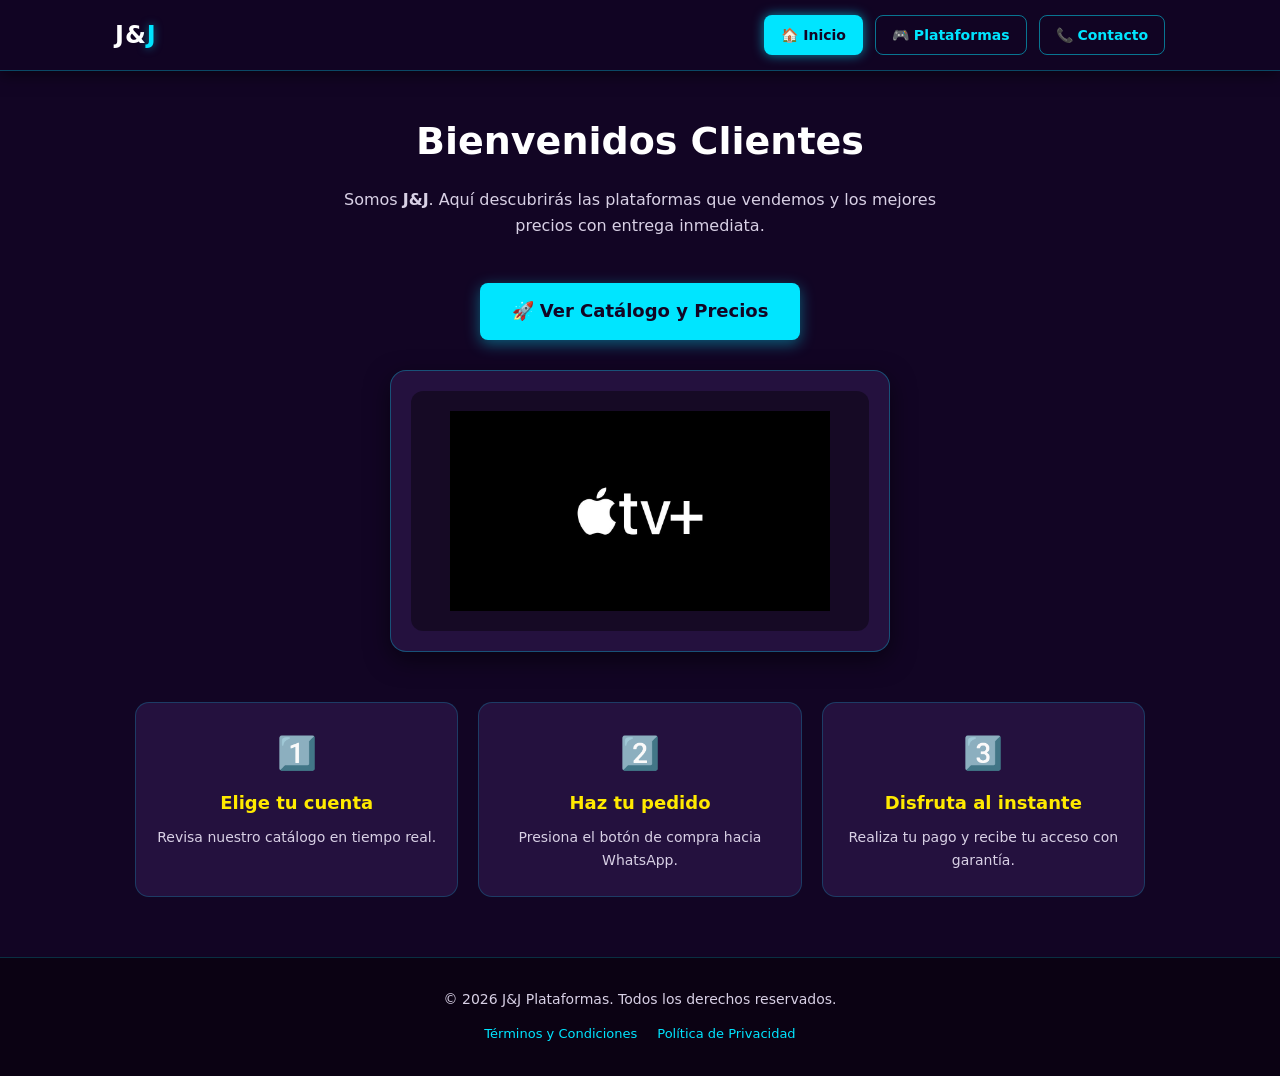
<file: 1 proyecto/index.html>
<!DOCTYPE html>
<html lang="es">
<head>
    <meta charset="UTF-8">
    <meta name="viewport" content="width=device-width, initial-scale=1.0, maximum-scale=5.0">
    <meta name="description" content="J&J - Venta de cuentas de plataformas de streaming con entrega inmediata, garantía y los mejores precios.">
    <title>J&J - Inicio</title>
    <!-- Subimos a v=6 para forzar al celular a cargar el nuevo diseño responsivo -->
    <link rel="stylesheet" href="estilos.css?v=6">
    <style>
        /* Ajuste responsivo exclusivo para que Inicio luzca como PC en celular */
        @media (max-width: 768px) {
            .hero h1 {
                font-size: 24px;
                margin-bottom: 10px;
            }
            .btn-cta {
                width: 100%;
                max-width: 320px;
                padding: 12px 20px;
                font-size: 15px;
            }
            .tarjeta-inicio {
                margin: 20px auto;
                padding: 12px;
            }
            /* Mantiene los 3 pasos alineados en una sola fila horizontal como en PC */
            .contenedor-pasos {
                grid-template-columns: repeat(3, 1fr) !important;
                gap: 8px !important;
                margin-top: 25px !important;
            }
            .paso {
                padding: 12px 6px !important;
                border-radius: 10px !important;
            }
            .icono-paso {
                font-size: 22px !important;
                margin-bottom: 6px !important;
            }
            .paso h4 {
                font-size: 12.5px !important;
                margin-bottom: 4px !important;
            }
            .paso p {
                font-size: 11px !important;
                line-height: 1.3 !important;
            }
        }
    </style>
</head>
<body>
    <header>
        <nav aria-label="Navegación principal">
            <a href="index.html" class="logo-marca">J&<span>J</span></a>
            <ul>
                <li><a href="index.html" class="activo">🏠 Inicio</a></li>
                <li><a href="plataformas.html">🎮 Plataformas</a></li>
                <li><a href="contacto.html">📞 Contacto</a></li>
            </ul>
        </nav>
    </header>

    <main>
        <!-- Sección Hero -->
        <section class="hero">
            <h1>Bienvenidos Clientes</h1>
            <p class="subtitulo">Somos <strong>J&J</strong>. Aquí descubrirás las plataformas que vendemos y los mejores precios con entrega inmediata.</p>
            <a href="plataformas.html" class="btn-cta">🚀 Ver Catálogo y Precios</a>
        </section>

        <!-- Sección del Carrusel -->
        <section class="tarjeta-inicio">
            <div class="carrusel" aria-label="Carrusel de plataformas disponibles">
                <img src="appletv.jpg" class="slider-img activa" alt="Apple TV+" decoding="async">
                <img src="crunchyroll.jpg" class="slider-img" alt="Crunchyroll" loading="lazy" decoding="async">
                <img src="disney.jpg" class="slider-img" alt="Disney+" loading="lazy" decoding="async">
                <img src="max.jpg" class="slider-img" alt="Max" loading="lazy" decoding="async"> 
                <img src="netflix.jpg" class="slider-img" alt="Netflix" loading="lazy" decoding="async">
                <img src="paramount.jpg" class="slider-img" alt="Paramount+" loading="lazy" decoding="async">
                <img src="prime.jpg" class="slider-img" alt="Prime Video" loading="lazy" decoding="async">
                <img src="spotify.jpg" class="slider-img" alt="Spotify" loading="lazy" decoding="async">
            </div>
        </section>

        <!-- Sección de Pasos de Compra -->
        <section class="pasos-compra">
            <div class="contenedor-pasos">
                <div class="paso">
                    <span class="icono-paso" aria-hidden="true">1️⃣</span>
                    <h4>Elige tu cuenta</h4>
                    <p>Revisa nuestro catálogo en tiempo real.</p>
                </div>
                <div class="paso">
                    <span class="icono-paso" aria-hidden="true">2️⃣</span>
                    <h4>Haz tu pedido</h4>
                    <p>Presiona el botón de compra hacia WhatsApp.</p>
                </div>
                <div class="paso">
                    <span class="icono-paso" aria-hidden="true">3️⃣</span>
                    <h4>Disfruta al instante</h4>
                    <p>Realiza tu pago y recibe tu acceso con garantía.</p>
                </div>
            </div>
        </section>
    </main>

    <footer>
        <div class="footer-contenido">
            <p>&copy; 2026 J&J Plataformas. Todos los derechos reservados.</p>
            <ul class="footer-links">
                <li><a href="#">Términos y Condiciones</a></li>
                <li><a href="#">Política de Privacidad</a></li>
            </ul>
        </div>
    </footer>

    <script>
        document.addEventListener('DOMContentLoaded', () => {
            const imagenes = document.querySelectorAll('.slider-img');
            
            if (imagenes.length > 0) {
                let actual = 0;

                function cambiarImagen() {
                    imagenes[actual].classList.remove('activa');
                    actual = (actual + 1) % imagenes.length;
                    imagenes[actual].classList.add('activa');
                }

                setInterval(cambiarImagen, 3000);
            }
        });
    </script>
</body>
</html>
</file>
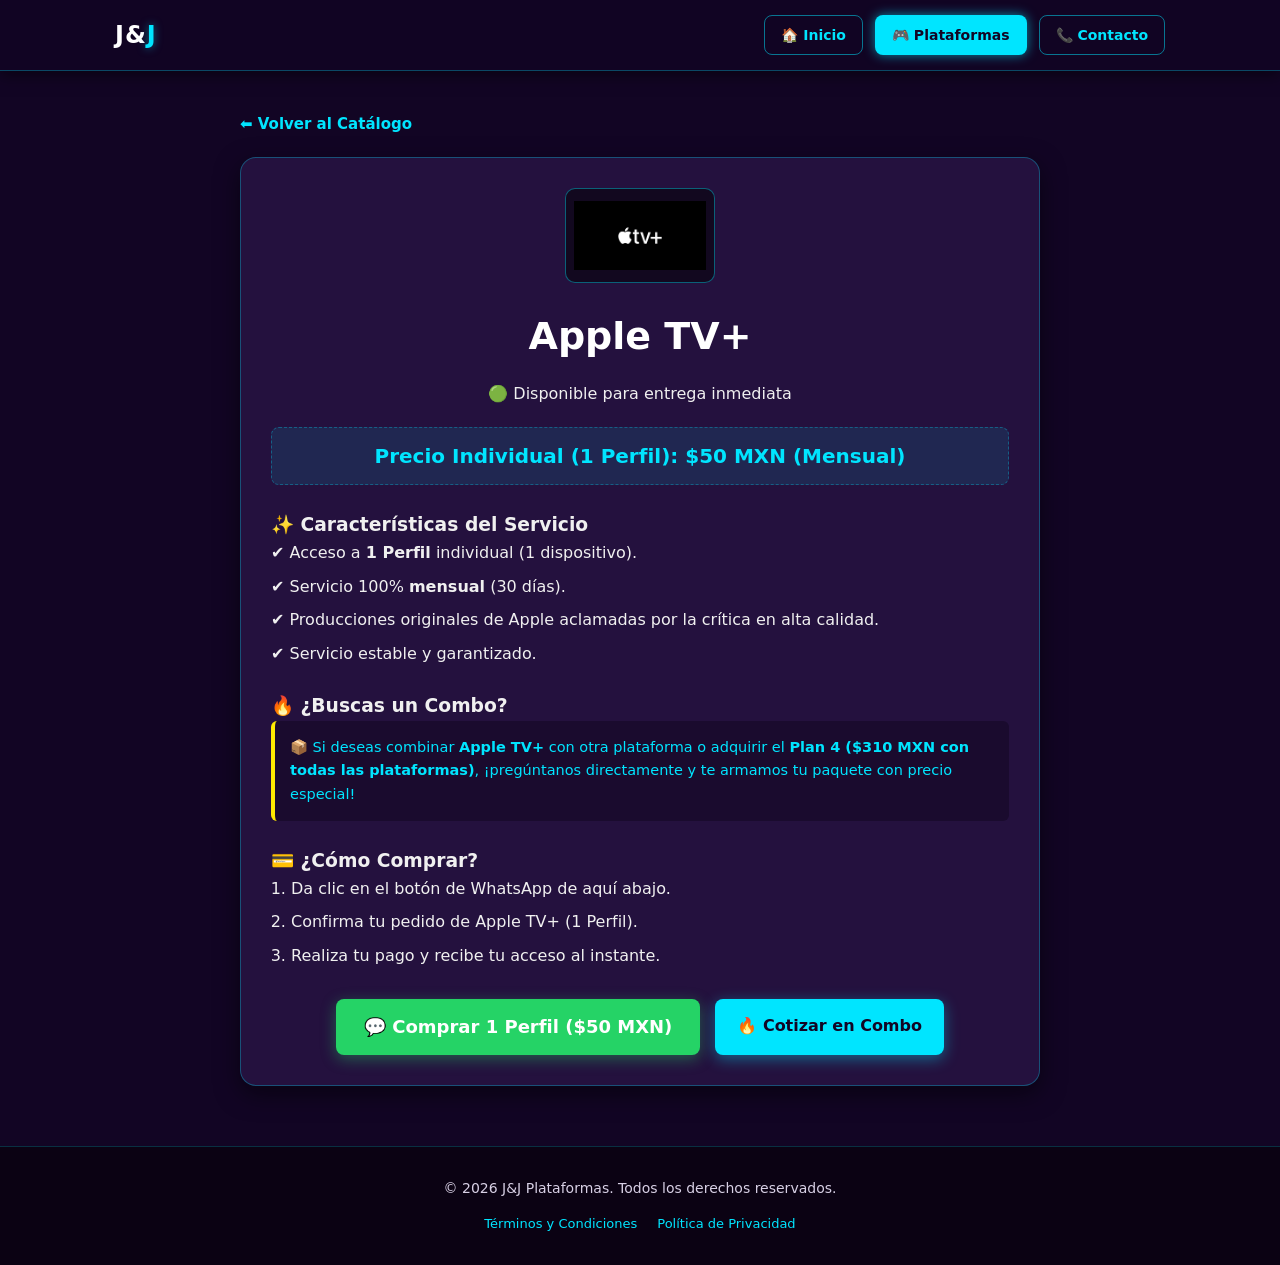
<file: 1 proyecto/appletv.html>
<!DOCTYPE html>
<html lang="es">
<head>
    <meta charset="UTF-8">
    <meta name="viewport" content="width=device-width, initial-scale=1.0">
    <meta name="description" content="Compra tu perfil de Apple TV+ mensual con entrega inmediata y garantía. Producciones originales en alta calidad.">
    <title>J&J - Apple TV+</title>
    <link rel="stylesheet" href="estilos.css?v=6">
</head>
<body>
    <header>
        <nav aria-label="Navegación principal">
            <a href="index.html" class="logo-marca">J&<span>J</span></a>
            <ul>
                <li><a href="index.html">🏠 Inicio</a></li>
                <li><a href="plataformas.html" class="activo">🎮 Plataformas</a></li>
                <li><a href="contacto.html">📞 Contacto</a></li>
            </ul>
        </nav>
    </header>

    <main class="detalle-main">
        <!-- Botón de regreso -->
        <div class="navegacion-secundaria">
            <a href="plataformas.html" class="btn-volver">⬅ Volver al Catálogo</a>
        </div>

        <section class="tarjeta-detalle">
            <!-- Cabecera con Logo y Estado en tiempo real -->
            <div class="cabecera-detalle">
                <img src="appletv.jpg" alt="Logo de Apple TV+" class="img-detalle">
                <h1>Apple TV+</h1>
                <span id="estado-badge" class="disponible">Verificando disponibilidad...</span>
            </div>

            <p class="precio-destacado">
                Precio Individual (1 Perfil): $50 MXN (Mensual)
            </p>

            <h3>✨ Características del Servicio</h3>
            <ul class="lista-caracteristicas">
                <li>✔️ Acceso a <strong>1 Perfil</strong> individual (1 dispositivo).</li>
                <li>✔️ Servicio 100% <strong>mensual</strong> (30 días).</li>
                <li>✔️ Producciones originales de Apple aclamadas por la crítica en alta calidad.</li>
                <li>✔️ Servicio estable y garantizado.</li>
            </ul>

            <h3>🔥 ¿Buscas un Combo?</h3>
            <div class="caja-combo">
                <p>📦 Si deseas combinar <strong>Apple TV+</strong> con otra plataforma o adquirir el <strong>Plan 4 ($310 MXN con todas las plataformas)</strong>, ¡pregúntanos directamente y te armamos tu paquete con precio especial!</p>
            </div>

            <h3>💳 ¿Cómo Comprar?</h3>
            <ol class="lista-pasos">
                <li>Da clic en el botón de WhatsApp de aquí abajo.</li>
                <li>Confirma tu pedido de Apple TV+ (1 Perfil).</li>
                <li>Realiza tu pago y recibe tu acceso al instante.</li>
            </ol>

            <!-- Botones de Acción Directa a WhatsApp -->
            <div class="acciones-detalle">
                <a id="btn-wa-individual" href="#" target="_blank" class="boton-whatsapp deshabilitado">
                    ⏳ Cargando...
                </a>

                <a id="btn-wa-combo" href="https://wa.me/522213613862?text=Hola%20J%26J,%20me%20interesa%20armar%20un%20Combo%20que%20incluya%20Apple%20TV%2B.%20%C2%BFMe%20das%20informaci%C3%B3n%3F" target="_blank" class="btn-cta btn-combo">
                    🔥 Cotizar en Combo
                </a>
            </div>
        </section>
    </main>

    <footer>
        <div class="footer-contenido">
            <p>&copy; 2026 J&J Plataformas. Todos los derechos reservados.</p>
            <ul class="footer-links">
                <li><a href="#">Términos y Condiciones</a></li>
                <li><a href="#">Política de Privacidad</a></li>
            </ul>
        </div>
    </footer>

    <script>
        document.addEventListener('DOMContentLoaded', () => {
            const CLAVE_PLATAFORMA = "appletv"; 
            const NOMBRE_PLATAFORMA = "Apple TV+";
            const PRECIO_PLATAFORMA = "$50 MXN";
            const TELEFONO_WA = "522213613862";

            async function verificarDisponibilidadDetalle() {
                const badge = document.getElementById('estado-badge');
                const btnIndividual = document.getElementById('btn-wa-individual');

                try {
                    let respuesta = await fetch('estado.json');
                    if (!respuesta.ok) throw new Error("No se pudo cargar el archivo");
                    let estado = await respuesta.json();
                    let disponible = estado[CLAVE_PLATAFORMA];

                    if (disponible) {
                        badge.textContent = "🟢 Disponible para entrega inmediata";
                        badge.className = "disponible";
                        const msg = `Hola J&J, quiero comprar 1 Perfil de ${NOMBRE_PLATAFORMA} por ${PRECIO_PLATAFORMA}. ¿Me pasas los datos de pago?`;
                        btnIndividual.href = `https://wa.me/${TELEFONO_WA}?text=${encodeURIComponent(msg)}`;
                        btnIndividual.textContent = `💬 Comprar 1 Perfil (${PRECIO_PLATAFORMA})`;
                        btnIndividual.classList.remove('deshabilitado');
                    } else {
                        marcarComoAgotado(badge, btnIndividual, "🔴 Agotado temporalmente", "🚫 Sin Stock Individual");
                    }
                } catch (error) {
                    console.error("Error cargando estado:", error);
                    marcarComoAgotado(badge, btnIndividual, "⚠️ Error de conexión", "🚫 Intenta más tarde");
                }
            }

            function marcarComoAgotado(badge, boton, textoBadge, textoBoton) {
                badge.textContent = textoBadge;
                badge.className = "no-disponible";
                boton.removeAttribute('href');
                boton.textContent = textoBoton;
                boton.classList.add('deshabilitado');
            }

            verificarDisponibilidadDetalle();
        });
    </script>
</body>
</html>
</file>
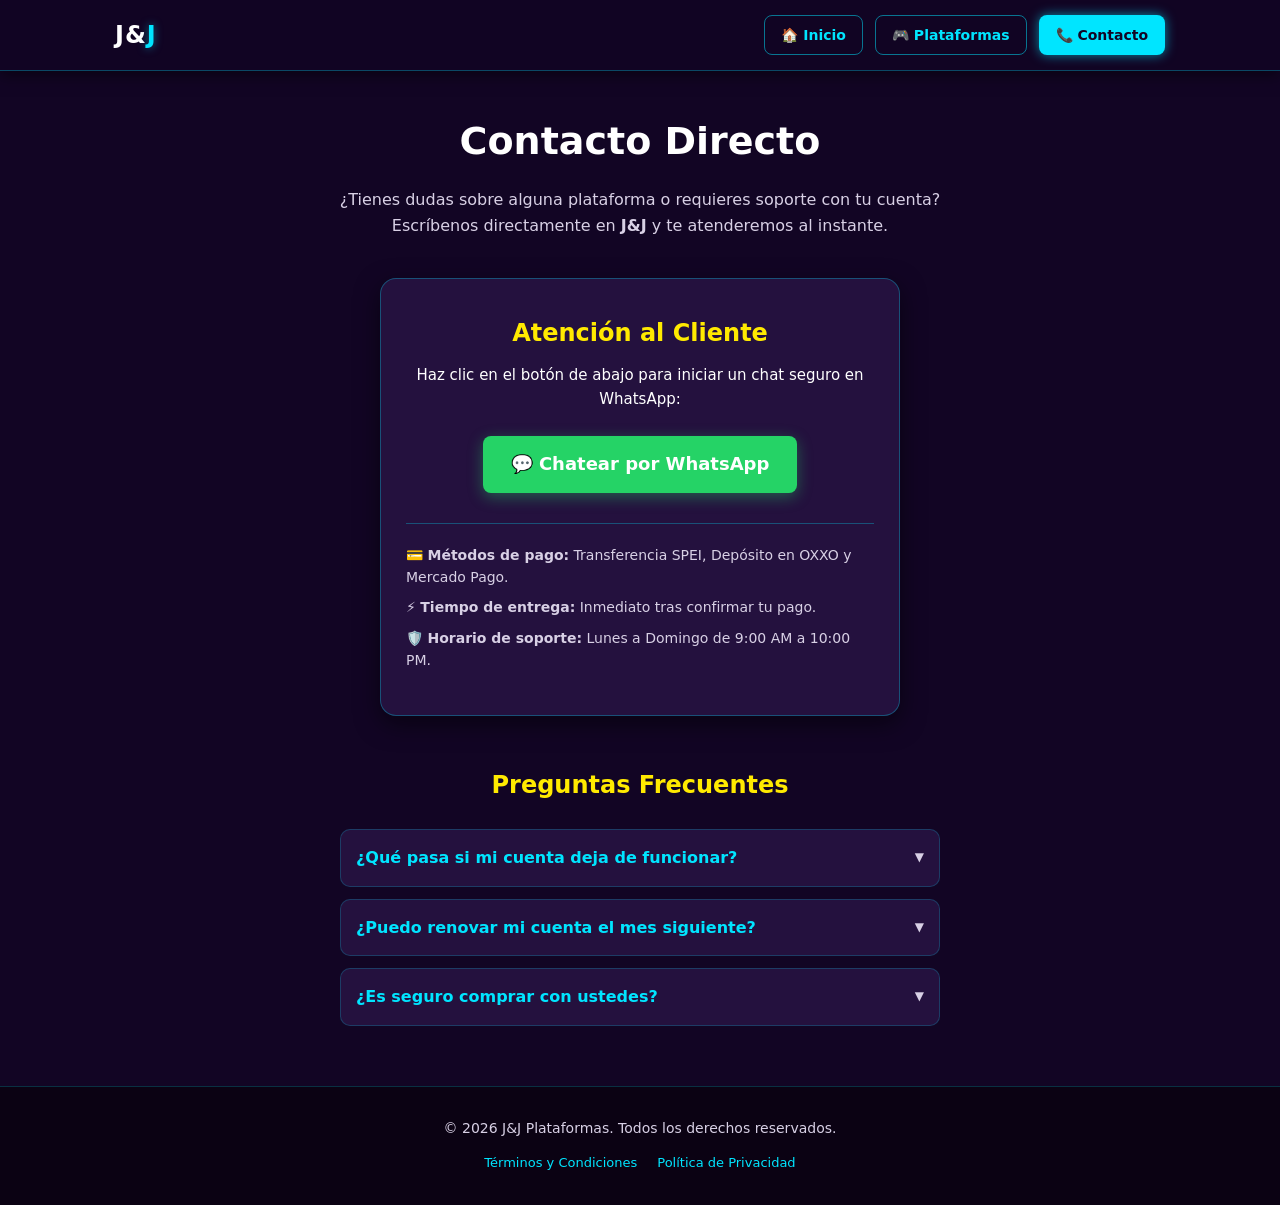
<file: 1 proyecto/contacto.html>
<!DOCTYPE html>
<html lang="es">
<head>
    <meta charset="UTF-8">
    <meta name="viewport" content="width=device-width, initial-scale=1.0, maximum-scale=5.0">
    <meta name="description" content="Contacta a J&J para soporte, dudas o atención personalizada sobre tus cuentas de streaming. Pagos seguros y entrega inmediata.">
    <title>J&J - Contacto y Soporte</title>
    <link rel="stylesheet" href="estilos.css?v=6">
    <style>
        /* Ajustes responsivos para que Contacto luzca limpio y proporcionado en celular */
        @media (max-width: 768px) {
            .encabezado-pagina h1 {
                font-size: 24px;
                margin-bottom: 10px;
            }
            .contenedor-whatsapp {
                margin: 20px auto;
            }
            .tarjeta-whatsapp {
                padding: 22px 16px;
                border-radius: 14px;
            }
            .tarjeta-whatsapp h3 {
                font-size: 20px;
            }
            .tarjeta-whatsapp p {
                font-size: 13.5px;
                margin-bottom: 18px;
            }
            .boton-whatsapp {
                width: 100%;
                padding: 12px 16px;
                font-size: 15px;
            }
            .info-extra-contacto {
                margin-top: 20px;
                padding-top: 15px;
            }
            .info-extra-contacto p {
                font-size: 12.5px;
                margin-bottom: 8px;
            }
            .seccion-faq {
                margin: 30px auto 15px auto;
            }
            .seccion-faq h2 {
                font-size: 20px;
                margin-bottom: 15px;
            }
            .faq-item {
                padding: 12px 14px;
                margin-bottom: 10px;
            }
            .faq-item summary {
                font-size: 14px;
                gap: 10px;
            }
            .faq-item p {
                font-size: 13px;
                margin-top: 10px;
                padding-top: 10px;
            }
        }
    </style>
</head>
<body>
    <header>
        <nav aria-label="Navegación principal">
            <a href="index.html" class="logo-marca">J&<span>J</span></a>
            <ul>
                <li><a href="index.html">🏠 Inicio</a></li>
                <li><a href="plataformas.html">🎮 Plataformas</a></li>
                <li><a href="contacto.html" class="activo">📞 Contacto</a></li>
            </ul>
        </nav>
    </header>
    
    <main>
        <section class="encabezado-pagina">
            <h1>Contacto Directo</h1>
            <p class="subtitulo">¿Tienes dudas sobre alguna plataforma o requieres soporte con tu cuenta? Escríbenos directamente en <strong>J&J</strong> y te atenderemos al instante.</p>
        </section>

        <!-- Tarjeta Principal de WhatsApp -->
        <section class="contenedor-whatsapp">
            <div class="tarjeta-whatsapp">
                <h3>Atención al Cliente</h3>
                <p>Haz clic en el botón de abajo para iniciar un chat seguro en WhatsApp:</p>
                
                <a href="https://wa.me/522213613862?text=Hola%20J%26J,%20tengo%20una%20duda%20sobre%20las%20plataformas%20disponibles" target="_blank" rel="noopener noreferrer" class="boton-whatsapp">
                    💬 Chatear por WhatsApp
                </a>

                <div class="info-extra-contacto">
                    <p>💳 <strong>Métodos de pago:</strong> Transferencia SPEI, Depósito en OXXO y Mercado Pago.</p>
                    <p>⚡ <strong>Tiempo de entrega:</strong> Inmediato tras confirmar tu pago.</p>
                    <p>🛡️ <strong>Horario de soporte:</strong> Lunes a Domingo de 9:00 AM a 10:00 PM.</p>
                </div>
            </div>
        </section>

        <!-- Sección de Preguntas Frecuentes -->
        <section class="seccion-faq">
            <h2>Preguntas Frecuentes</h2>
            
            <details class="faq-item">
                <summary>¿Qué pasa si mi cuenta deja de funcionar?</summary>
                <p>Todas nuestras cuentas cuentan con garantía durante los días contratados. Si tienes algún problema (pantalla bloqueada, contraseña incorrecta), solo envíanos un mensaje por WhatsApp con tu comprobante y te daremos solución inmediata o un reemplazo.</p>
            </details>

            <details class="faq-item">
                <summary>¿Puedo renovar mi cuenta el mes siguiente?</summary>
                <p>¡Sí! Al finalizar tu periodo, te enviaremos un recordatorio. En la mayoría de las plataformas podemos renovar el mismo correo, y en otras te proporcionaremos un acceso nuevo para mantener el mejor precio.</p>
            </details>

            <details class="faq-item">
                <summary>¿Es seguro comprar con ustedes?</summary>
                <p>Totalmente. Nuestro proceso es transparente, aceptamos métodos de pago rastreables como SPEI y Mercado Pago, y nuestro soporte está activo todos los días para garantizar tu entretenimiento.</p>
            </details>
        </section>
    </main>

    <footer>
        <div class="footer-contenido">
            <p>&copy; 2026 J&J Plataformas. Todos los derechos reservados.</p>
            <ul class="footer-links">
                <li><a href="#">Términos y Condiciones</a></li>
                <li><a href="#">Política de Privacidad</a></li>
            </ul>
        </div>
    </footer>
</body>
</html>
</file>
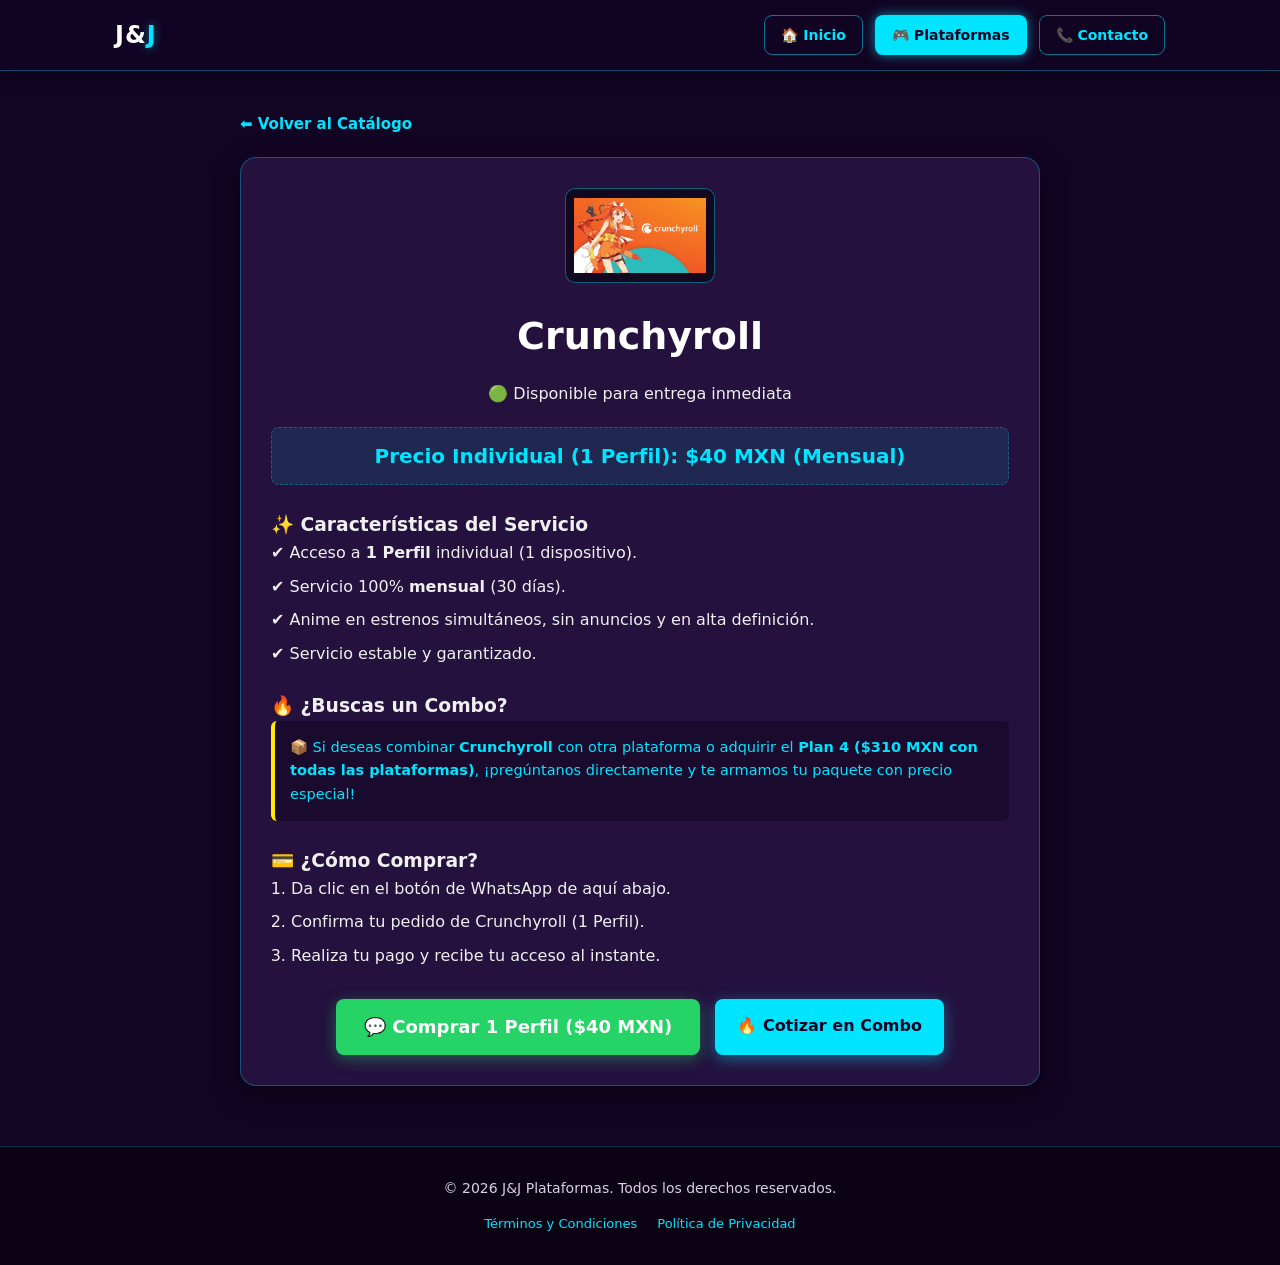
<file: 1 proyecto/crunchyroll.html>
<!DOCTYPE html>
<html lang="es">
<head>
    <meta charset="UTF-8">
    <meta name="viewport" content="width=device-width, initial-scale=1.0">
    <meta name="description" content="Compra tu perfil de Crunchyroll Mega Fan mensual. Disfruta del mejor anime en estrenos simultáneos, sin anuncios y en alta definición.">
    <title>J&J - Crunchyroll</title>
    <link rel="stylesheet" href="estilos.css?v=6">
</head>
<body>
    <header>
        <nav aria-label="Navegación principal">
            <a href="index.html" class="logo-marca">J&<span>J</span></a>
            <ul>
                <li><a href="index.html">🏠 Inicio</a></li>
                <li><a href="plataformas.html" class="activo">🎮 Plataformas</a></li>
                <li><a href="contacto.html">📞 Contacto</a></li>
            </ul>
        </nav>
    </header>

    <main class="detalle-main">
        <!-- Botón de regreso -->
        <div class="navegacion-secundaria">
            <a href="plataformas.html" class="btn-volver">⬅ Volver al Catálogo</a>
        </div>

        <section class="tarjeta-detalle">
            <!-- Cabecera con Logo y Estado en tiempo real -->
            <div class="cabecera-detalle">
                <img src="crunchyroll.jpg" alt="Logo de Crunchyroll" class="img-detalle">
                <h1>Crunchyroll</h1>
                <span id="estado-badge" class="disponible">Verificando disponibilidad...</span>
            </div>

            <p class="precio-destacado">
                Precio Individual (1 Perfil): $40 MXN (Mensual)
            </p>

            <h3>✨ Características del Servicio</h3>
            <ul class="lista-caracteristicas">
                <li>✔️ Acceso a <strong>1 Perfil</strong> individual (1 dispositivo).</li>
                <li>✔️ Servicio 100% <strong>mensual</strong> (30 días).</li>
                <li>✔️ Anime en estrenos simultáneos, sin anuncios y en alta definición.</li>
                <li>✔️ Servicio estable y garantizado.</li>
            </ul>

            <h3>🔥 ¿Buscas un Combo?</h3>
            <div class="caja-combo">
                <p>📦 Si deseas combinar <strong>Crunchyroll</strong> con otra plataforma o adquirir el <strong>Plan 4 ($310 MXN con todas las plataformas)</strong>, ¡pregúntanos directamente y te armamos tu paquete con precio especial!</p>
            </div>

            <h3>💳 ¿Cómo Comprar?</h3>
            <ol class="lista-pasos">
                <li>Da clic en el botón de WhatsApp de aquí abajo.</li>
                <li>Confirma tu pedido de Crunchyroll (1 Perfil).</li>
                <li>Realiza tu pago y recibe tu acceso al instante.</li>
            </ol>

            <!-- Botones de Acción Directa a WhatsApp -->
            <div class="acciones-detalle">
                <a id="btn-wa-individual" href="#" target="_blank" class="boton-whatsapp deshabilitado">
                    ⏳ Cargando...
                </a>

                <a id="btn-wa-combo" href="https://wa.me/522213613862?text=Hola%20J%26J,%20me%20interesa%20armar%20un%20Combo%20que%20incluya%20Crunchyroll.%20%C2%BFMe%20das%20informaci%C3%B3n%3F" target="_blank" class="btn-cta btn-combo">
                    🔥 Cotizar en Combo
                </a>
            </div>
        </section>
    </main>

    <footer>
        <div class="footer-contenido">
            <p>&copy; 2026 J&J Plataformas. Todos los derechos reservados.</p>
            <ul class="footer-links">
                <li><a href="#">Términos y Condiciones</a></li>
                <li><a href="#">Política de Privacidad</a></li>
            </ul>
        </div>
    </footer>

    <script>
        document.addEventListener('DOMContentLoaded', () => {
            const CLAVE_PLATAFORMA = "crunchyroll"; 
            const NOMBRE_PLATAFORMA = "Crunchyroll";
            const PRECIO_PLATAFORMA = "$40 MXN";
            const TELEFONO_WA = "522213613862";

            async function verificarDisponibilidadDetalle() {
                const badge = document.getElementById('estado-badge');
                const btnIndividual = document.getElementById('btn-wa-individual');

                try {
                    let respuesta = await fetch('estado.json');
                    if (!respuesta.ok) throw new Error("No se pudo cargar el archivo");
                    let estado = await respuesta.json();
                    let disponible = estado[CLAVE_PLATAFORMA];

                    if (disponible) {
                        badge.textContent = "🟢 Disponible para entrega inmediata";
                        badge.className = "disponible";
                        const msg = `Hola J&J, quiero comprar 1 Perfil de ${NOMBRE_PLATAFORMA} por ${PRECIO_PLATAFORMA}. ¿Me pasas los datos de pago?`;
                        btnIndividual.href = `https://wa.me/${TELEFONO_WA}?text=${encodeURIComponent(msg)}`;
                        btnIndividual.textContent = `💬 Comprar 1 Perfil (${PRECIO_PLATAFORMA})`;
                        btnIndividual.classList.remove('deshabilitado');
                    } else {
                        marcarComoAgotado(badge, btnIndividual, "🔴 Agotado temporalmente", "🚫 Sin Stock Individual");
                    }
                } catch (error) {
                    console.error("Error cargando estado:", error);
                    marcarComoAgotado(badge, btnIndividual, "⚠️ Error de conexión", "🚫 Intenta más tarde");
                }
            }

            function marcarComoAgotado(badge, boton, textoBadge, textoBoton) {
                badge.textContent = textoBadge;
                badge.className = "no-disponible";
                boton.removeAttribute('href');
                boton.textContent = textoBoton;
                boton.classList.add('deshabilitado');
            }

            verificarDisponibilidadDetalle();
        });
    </script>
</body>
</html>
</file>
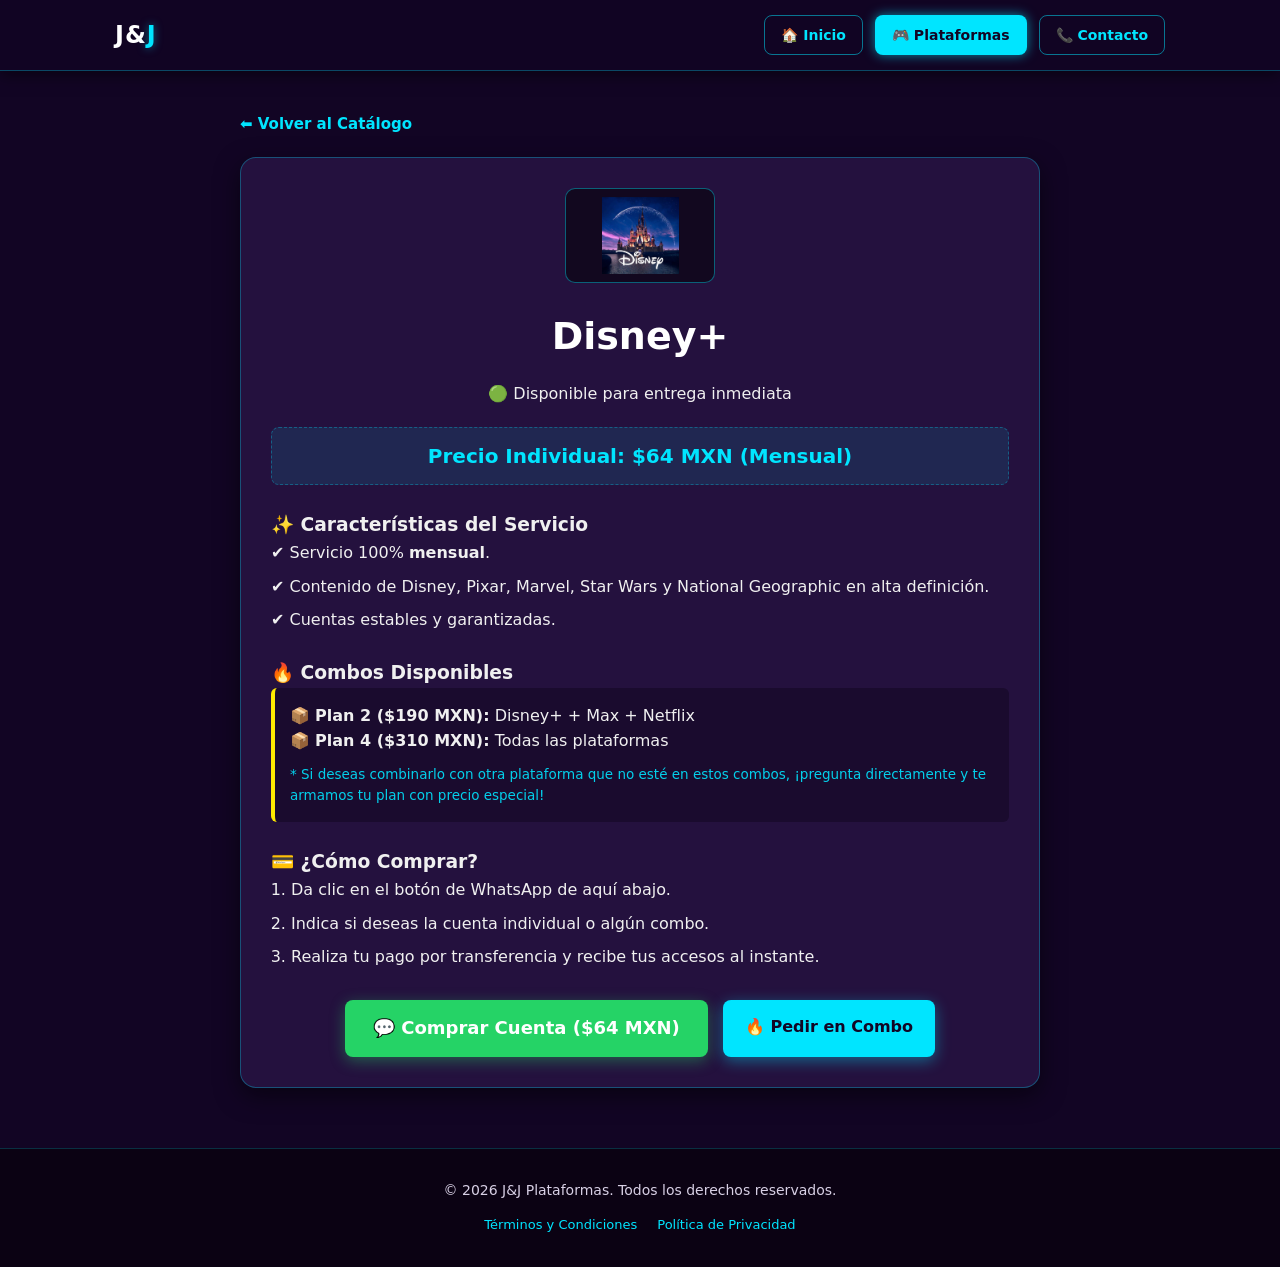
<file: 1 proyecto/disney.html>
<!DOCTYPE html>
<html lang="es">
<head>
    <meta charset="UTF-8">
    <meta name="viewport" content="width=device-width, initial-scale=1.0">
    <meta name="description" content="Compra tu cuenta de Disney+ mensual. Disfruta del contenido de Disney, Pixar, Marvel, Star Wars y National Geographic en alta definición.">
    <title>J&J - Disney+</title>
    <link rel="stylesheet" href="estilos.css?v=6">
</head>
<body>
    <header>
        <nav aria-label="Navegación principal">
            <a href="index.html" class="logo-marca">J&<span>J</span></a>
            <ul>
                <li><a href="index.html">🏠 Inicio</a></li>
                <li><a href="plataformas.html" class="activo">🎮 Plataformas</a></li>
                <li><a href="contacto.html">📞 Contacto</a></li>
            </ul>
        </nav>
    </header>

    <main class="detalle-main">
        <!-- Botón de regreso -->
        <div class="navegacion-secundaria">
            <a href="plataformas.html" class="btn-volver">⬅ Volver al Catálogo</a>
        </div>

        <section class="tarjeta-detalle">
            <!-- Cabecera con Logo y Estado en tiempo real -->
            <div class="cabecera-detalle">
                <img src="disney.jpg" alt="Logo de Disney+" class="img-detalle">
                <h1>Disney+</h1>
                <span id="estado-badge" class="disponible">Verificando disponibilidad...</span>
            </div>

            <p class="precio-destacado">
                Precio Individual: $64 MXN (Mensual)
            </p>

            <h3>✨ Características del Servicio</h3>
            <ul class="lista-caracteristicas">
                <li>✔️ Servicio 100% <strong>mensual</strong>.</li>
                <li>✔️ Contenido de Disney, Pixar, Marvel, Star Wars y National Geographic en alta definición.</li>
                <li>✔️ Cuentas estables y garantizadas.</li>
            </ul>

            <h3>🔥 Combos Disponibles</h3>
            <div class="caja-combo">
                <ul style="list-style: none; padding: 0; margin-bottom: 10px;">
                    <li>📦 <strong>Plan 2 ($190 MXN):</strong> Disney+ + Max + Netflix</li>
                    <li>📦 <strong>Plan 4 ($310 MXN):</strong> Todas las plataformas</li>
                </ul>
                <p style="font-size: 13.5px; opacity: 0.9;">
                    * Si deseas combinarlo con otra plataforma que no esté en estos combos, ¡pregunta directamente y te armamos tu plan con precio especial!
                </p>
            </div>

            <h3>💳 ¿Cómo Comprar?</h3>
            <ol class="lista-pasos">
                <li>Da clic en el botón de WhatsApp de aquí abajo.</li>
                <li>Indica si deseas la cuenta individual o algún combo.</li>
                <li>Realiza tu pago por transferencia y recibe tus accesos al instante.</li>
            </ol>

            <!-- Botones de Acción Directa a WhatsApp -->
            <div class="acciones-detalle">
                <a id="btn-wa-individual" href="#" target="_blank" class="boton-whatsapp deshabilitado">
                    ⏳ Cargando...
                </a>

                <a id="btn-wa-combo" href="https://wa.me/522213613862?text=Hola%20J%26J,%20me%20interesa%20un%20Combo%20que%20incluya%20Disney%2B.%20%C2%BFMe%20das%20informaci%C3%B3n%3F" target="_blank" class="btn-cta btn-combo">
                    🔥 Pedir en Combo
                </a>
            </div>
        </section>
    </main>

    <footer>
        <div class="footer-contenido">
            <p>&copy; 2026 J&J Plataformas. Todos los derechos reservados.</p>
            <ul class="footer-links">
                <li><a href="#">Términos y Condiciones</a></li>
                <li><a href="#">Política de Privacidad</a></li>
            </ul>
        </div>
    </footer>

    <script>
        document.addEventListener('DOMContentLoaded', () => {
            const CLAVE_PLATAFORMA = "disney"; 
            const NOMBRE_PLATAFORMA = "Disney+";
            const PRECIO_PLATAFORMA = "$64 MXN";
            const TELEFONO_WA = "522213613862";

            async function verificarDisponibilidadDetalle() {
                const badge = document.getElementById('estado-badge');
                const btnIndividual = document.getElementById('btn-wa-individual');

                try {
                    let respuesta = await fetch('estado.json');
                    if (!respuesta.ok) throw new Error("No se pudo cargar el archivo");
                    let estado = await respuesta.json();
                    let disponible = estado[CLAVE_PLATAFORMA];

                    if (disponible) {
                        badge.textContent = "🟢 Disponible para entrega inmediata";
                        badge.className = "disponible";
                        const msg = `Hola J&J, quiero comprar ${NOMBRE_PLATAFORMA} Individual por ${PRECIO_PLATAFORMA}. ¿Me pasas los datos de pago?`;
                        btnIndividual.href = `https://wa.me/${TELEFONO_WA}?text=${encodeURIComponent(msg)}`;
                        btnIndividual.textContent = `💬 Comprar Cuenta (${PRECIO_PLATAFORMA})`;
                        btnIndividual.classList.remove('deshabilitado');
                    } else {
                        marcarComoAgotado(badge, btnIndividual, "🔴 Agotado temporalmente", "🚫 Sin Stock Individual");
                    }
                } catch (error) {
                    console.error("Error cargando estado:", error);
                    marcarComoAgotado(badge, btnIndividual, "⚠️ Error de conexión", "🚫 Intenta más tarde");
                }
            }

            function marcarComoAgotado(badge, boton, textoBadge, textoBoton) {
                badge.textContent = textoBadge;
                badge.className = "no-disponible";
                boton.removeAttribute('href');
                boton.textContent = textoBoton;
                boton.classList.add('deshabilitado');
            }

            verificarDisponibilidadDetalle();
        });
    </script>
</body>
</html>
</file>
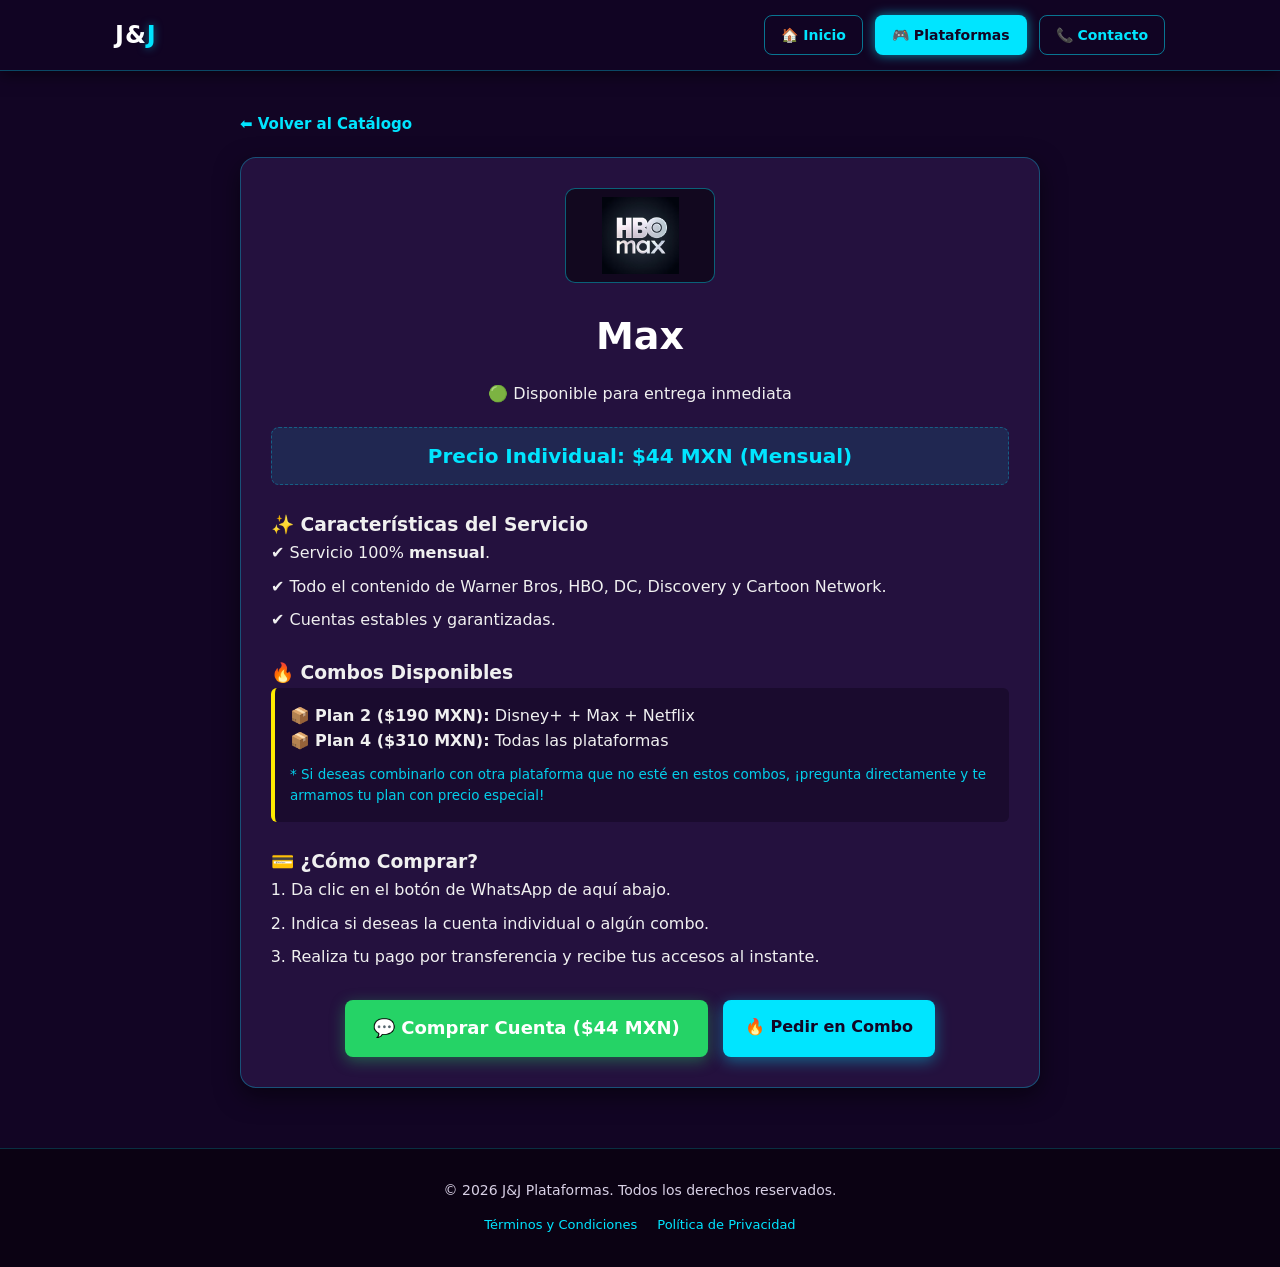
<file: 1 proyecto/hbo.html>
<!DOCTYPE html>
<html lang="es">
<head>
    <meta charset="UTF-8">
    <meta name="viewport" content="width=device-width, initial-scale=1.0">
    <meta name="description" content="Compra tu cuenta de Max (antes HBO) mensual. Disfruta del contenido de Warner Bros, HBO, DC y Cartoon Network en alta definición.">
    <title>J&J - Max</title>
    <link rel="stylesheet" href="estilos.css?v=6">
</head>
<body>
    <header>
        <nav aria-label="Navegación principal">
            <a href="index.html" class="logo-marca">J&<span>J</span></a>
            <ul>
                <li><a href="index.html">🏠 Inicio</a></li>
                <li><a href="plataformas.html" class="activo">🎮 Plataformas</a></li>
                <li><a href="contacto.html">📞 Contacto</a></li>
            </ul>
        </nav>
    </header>

    <main class="detalle-main">
        <!-- Botón de regreso -->
        <div class="navegacion-secundaria">
            <a href="plataformas.html" class="btn-volver">⬅ Volver al Catálogo</a>
        </div>

        <section class="tarjeta-detalle">
            <!-- Cabecera con Logo y Estado en tiempo real -->
            <div class="cabecera-detalle">
                <img src="max.jpg" alt="Logo de Max" class="img-detalle">
                <h1>Max</h1>
                <span id="estado-badge" class="disponible">Verificando disponibilidad...</span>
            </div>

            <p class="precio-destacado">
                Precio Individual: $44 MXN (Mensual)
            </p>

            <h3>✨ Características del Servicio</h3>
            <ul class="lista-caracteristicas">
                <li>✔️ Servicio 100% <strong>mensual</strong>.</li>
                <li>✔️ Todo el contenido de Warner Bros, HBO, DC, Discovery y Cartoon Network.</li>
                <li>✔️ Cuentas estables y garantizadas.</li>
            </ul>

            <h3>🔥 Combos Disponibles</h3>
            <div class="caja-combo">
                <ul style="list-style: none; padding: 0; margin-bottom: 10px;">
                    <li>📦 <strong>Plan 2 ($190 MXN):</strong> Disney+ + Max + Netflix</li>
                    <li>📦 <strong>Plan 4 ($310 MXN):</strong> Todas las plataformas</li>
                </ul>
                <p style="font-size: 13.5px; opacity: 0.9;">
                    * Si deseas combinarlo con otra plataforma que no esté en estos combos, ¡pregunta directamente y te armamos tu plan con precio especial!
                </p>
            </div>

            <h3>💳 ¿Cómo Comprar?</h3>
            <ol class="lista-pasos">
                <li>Da clic en el botón de WhatsApp de aquí abajo.</li>
                <li>Indica si deseas la cuenta individual o algún combo.</li>
                <li>Realiza tu pago por transferencia y recibe tus accesos al instante.</li>
            </ol>

            <!-- Botones de Acción Directa a WhatsApp -->
            <div class="acciones-detalle">
                <a id="btn-wa-individual" href="#" target="_blank" class="boton-whatsapp deshabilitado">
                    ⏳ Cargando...
                </a>

                <a id="btn-wa-combo" href="https://wa.me/522213613862?text=Hola%20J%26J,%20me%20interesa%20un%20Combo%20que%20incluya%20Max.%20%C2%BFMe%20das%20informaci%C3%B3n%3F" target="_blank" class="btn-cta btn-combo">
                    🔥 Pedir en Combo
                </a>
            </div>
        </section>
    </main>

    <footer>
        <div class="footer-contenido">
            <p>&copy; 2026 J&J Plataformas. Todos los derechos reservados.</p>
            <ul class="footer-links">
                <li><a href="#">Términos y Condiciones</a></li>
                <li><a href="#">Política de Privacidad</a></li>
            </ul>
        </div>
    </footer>

    <script>
        document.addEventListener('DOMContentLoaded', () => {
            const CLAVE_PLATAFORMA = "max"; 
            const NOMBRE_PLATAFORMA = "Max";
            const PRECIO_PLATAFORMA = "$44 MXN";
            const TELEFONO_WA = "522213613862";

            async function verificarDisponibilidadDetalle() {
                const badge = document.getElementById('estado-badge');
                const btnIndividual = document.getElementById('btn-wa-individual');

                try {
                    let respuesta = await fetch('estado.json');
                    if (!respuesta.ok) throw new Error("No se pudo cargar el archivo");
                    let estado = await respuesta.json();
                    let disponible = estado[CLAVE_PLATAFORMA];

                    if (disponible) {
                        badge.textContent = "🟢 Disponible para entrega inmediata";
                        badge.className = "disponible";
                        const msg = `Hola J&J, quiero comprar ${NOMBRE_PLATAFORMA} Individual por ${PRECIO_PLATAFORMA}. ¿Me pasas los datos de pago?`;
                        btnIndividual.href = `https://wa.me/${TELEFONO_WA}?text=${encodeURIComponent(msg)}`;
                        btnIndividual.textContent = `💬 Comprar Cuenta (${PRECIO_PLATAFORMA})`;
                        btnIndividual.classList.remove('deshabilitado');
                    } else {
                        marcarComoAgotado(badge, btnIndividual, "🔴 Agotado temporalmente", "🚫 Sin Stock Individual");
                    }
                } catch (error) {
                    console.error("Error cargando estado:", error);
                    marcarComoAgotado(badge, btnIndividual, "⚠️ Error de conexión", "🚫 Intenta más tarde");
                }
            }

            function marcarComoAgotado(badge, boton, textoBadge, textoBoton) {
                badge.textContent = textoBadge;
                badge.className = "no-disponible";
                boton.removeAttribute('href');
                boton.textContent = textoBoton;
                boton.classList.add('deshabilitado');
            }

            verificarDisponibilidadDetalle();
        });
    </script>
</body>
</html>
</file>
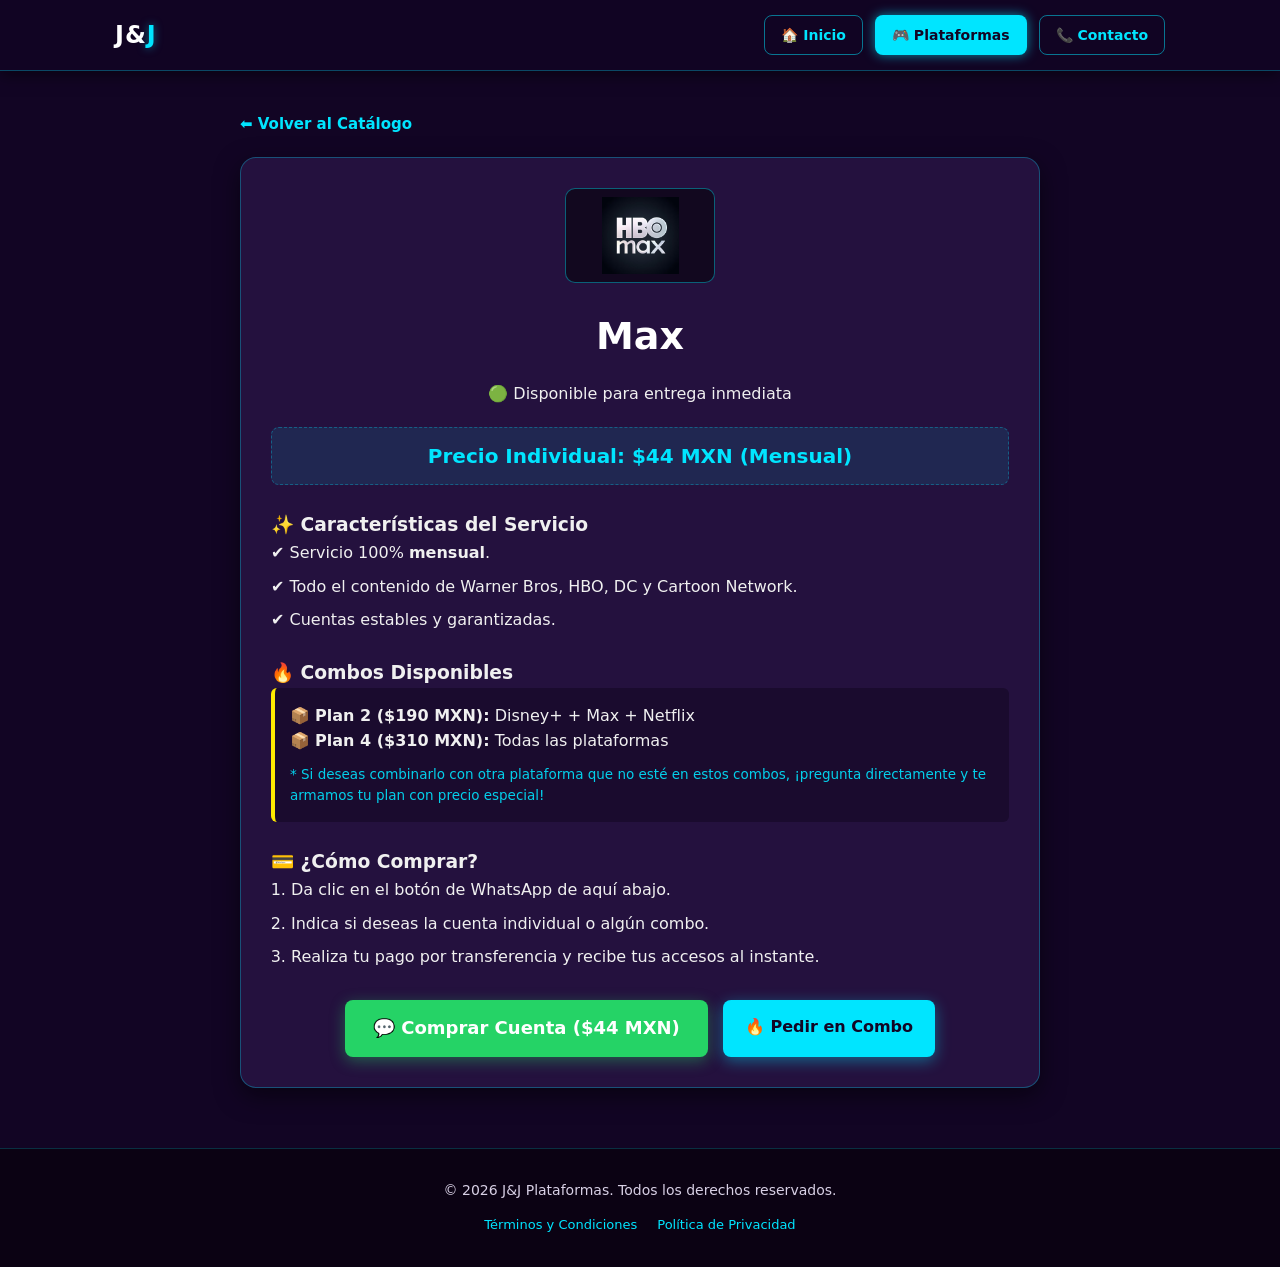
<file: 1 proyecto/max.html>
<!DOCTYPE html>
<html lang="es">
<head>
    <meta charset="UTF-8">
    <meta name="viewport" content="width=device-width, initial-scale=1.0">
    <meta name="description" content="Compra tu cuenta de Max mensual. Disfruta del contenido de Warner Bros, HBO, DC y Cartoon Network en alta definición.">
    <title>J&J - Max</title>
    <link rel="stylesheet" href="estilos.css?v=6">
</head>
<body>
    <header>
        <nav aria-label="Navegación principal">
            <a href="index.html" class="logo-marca">J&<span>J</span></a>
            <ul>
                <li><a href="index.html">🏠 Inicio</a></li>
                <li><a href="plataformas.html" class="activo">🎮 Plataformas</a></li>
                <li><a href="contacto.html">📞 Contacto</a></li>
            </ul>
        </nav>
    </header>

    <main class="detalle-main">
        <!-- Botón de regreso alineado a la izquierda -->
        <div class="navegacion-secundaria">
            <a href="plataformas.html" class="btn-volver">⬅ Volver al Catálogo</a>
        </div>

        <section class="tarjeta-detalle">
            <div class="cabecera-detalle">
                <img src="max.jpg" alt="Logo de Max" class="img-detalle">
                <h1>Max</h1>
                <span id="estado-badge" class="disponible">Verificando disponibilidad...</span>
            </div>

            <p class="precio-destacado">
                Precio Individual: $44 MXN (Mensual)
            </p>

            <h3>✨ Características del Servicio</h3>
            <ul class="lista-caracteristicas">
                <li>✔️ Servicio 100% <strong>mensual</strong>.</li>
                <li>✔️ Todo el contenido de Warner Bros, HBO, DC y Cartoon Network.</li>
                <li>✔️ Cuentas estables y garantizadas.</li>
            </ul>

            <h3>🔥 Combos Disponibles</h3>
            <div class="caja-combo">
                <ul style="list-style: none; padding: 0; margin-bottom: 10px;">
                    <li>📦 <strong>Plan 2 ($190 MXN):</strong> Disney+ + Max + Netflix</li>
                    <li>📦 <strong>Plan 4 ($310 MXN):</strong> Todas las plataformas</li>
                </ul>
                <p style="font-size: 13.5px; opacity: 0.9;">
                    * Si deseas combinarlo con otra plataforma que no esté en estos combos, ¡pregunta directamente y te armamos tu plan con precio especial!
                </p>
            </div>

            <h3>💳 ¿Cómo Comprar?</h3>
            <ol class="lista-pasos">
                <li>Da clic en el botón de WhatsApp de aquí abajo.</li>
                <li>Indica si deseas la cuenta individual o algún combo.</li>
                <li>Realiza tu pago por transferencia y recibe tus accesos al instante.</li>
            </ol>

            <div class="acciones-detalle">
                <a id="btn-wa-individual" href="#" target="_blank" class="boton-whatsapp deshabilitado">
                    ⏳ Cargando...
                </a>

                <a id="btn-wa-combo" href="https://wa.me/522213613862?text=Hola%20J%26J,%20me%20interesa%20un%20Combo%20que%20incluya%20Max.%20%C2%BFMe%20das%20informaci%C3%B3n%3F" target="_blank" class="btn-cta btn-combo">
                    🔥 Pedir en Combo
                </a>
            </div>
        </section>
    </main>

    <footer>
        <div class="footer-contenido">
            <p>&copy; 2026 J&J Plataformas. Todos los derechos reservados.</p>
            <ul class="footer-links">
                <li><a href="#">Términos y Condiciones</a></li>
                <li><a href="#">Política de Privacidad</a></li>
            </ul>
        </div>
    </footer>

    <script>
        document.addEventListener('DOMContentLoaded', () => {
            const CLAVE_PLATAFORMA = "max"; 
            const NOMBRE_PLATAFORMA = "Max";
            const PRECIO_PLATAFORMA = "$44 MXN";
            const TELEFONO_WA = "522213613862";

            async function verificarDisponibilidadDetalle() {
                const badge = document.getElementById('estado-badge');
                const btnIndividual = document.getElementById('btn-wa-individual');

                try {
                    let respuesta = await fetch('estado.json');
                    if (!respuesta.ok) throw new Error("No se pudo cargar el archivo");
                    let estado = await respuesta.json();
                    let disponible = estado[CLAVE_PLATAFORMA];

                    if (disponible) {
                        badge.textContent = "🟢 Disponible para entrega inmediata";
                        badge.className = "disponible";
                        const msg = `Hola J&J, quiero comprar ${NOMBRE_PLATAFORMA} Individual por ${PRECIO_PLATAFORMA}. ¿Me pasas los datos de pago?`;
                        btnIndividual.href = `https://wa.me/${TELEFONO_WA}?text=${encodeURIComponent(msg)}`;
                        btnIndividual.textContent = `💬 Comprar Cuenta (${PRECIO_PLATAFORMA})`;
                        btnIndividual.classList.remove('deshabilitado');
                    } else {
                        marcarComoAgotado(badge, btnIndividual, "🔴 Agotado temporalmente", "🚫 Sin Stock Individual");
                    }
                } catch (error) {
                    console.error("Error cargando estado:", error);
                    marcarComoAgotado(badge, btnIndividual, "⚠️ Error de conexión", "🚫 Intenta más tarde");
                }
            }

            function marcarComoAgotado(badge, boton, textoBadge, textoBoton) {
                badge.textContent = textoBadge;
                badge.className = "no-disponible";
                boton.removeAttribute('href');
                boton.textContent = textoBoton;
                boton.classList.add('deshabilitado');
            }

            verificarDisponibilidadDetalle();
        });
    </script>
</body>
</html>
</body>
</html>
</file>
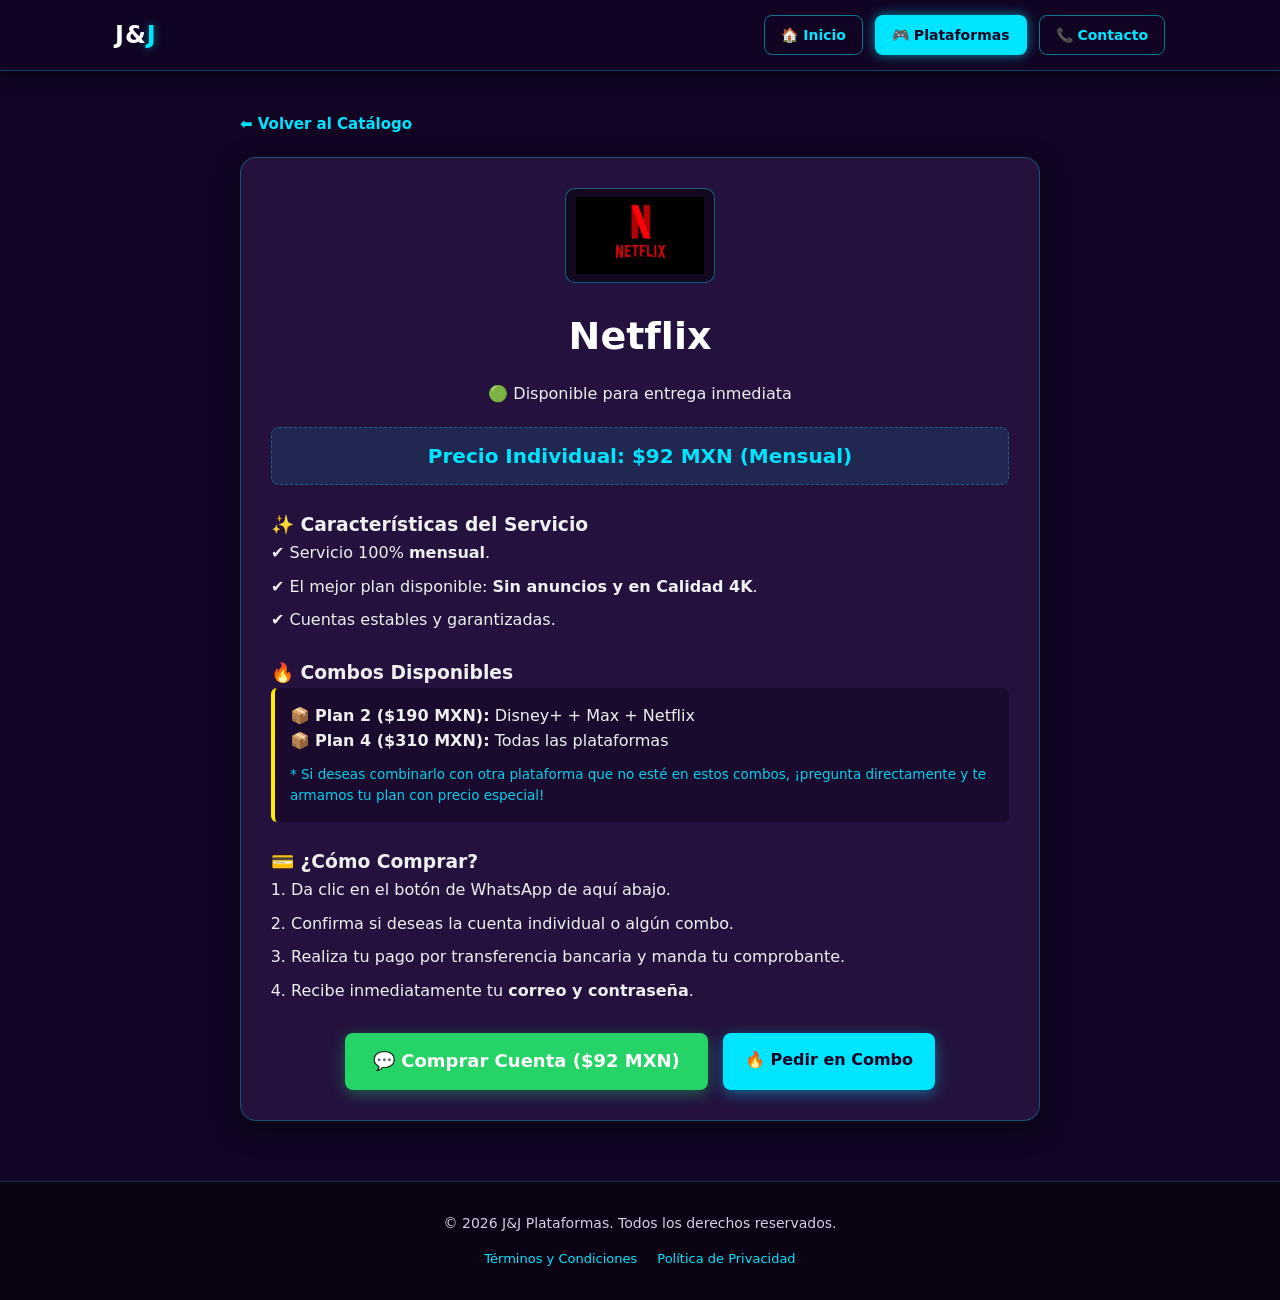
<file: 1 proyecto/netflix.html>
<!DOCTYPE html>
<html lang="es">
<head>
    <meta charset="UTF-8">
    <meta name="viewport" content="width=device-width, initial-scale=1.0">
    <meta name="description" content="Compra tu cuenta de Netflix mensual. Disfruta del mejor plan sin anuncios y en Calidad 4K con entrega inmediata.">
    <title>J&J - Netflix</title>
    <link rel="stylesheet" href="estilos.css?v=6">
</head>
<body>
    <header>
        <nav aria-label="Navegación principal">
            <a href="index.html" class="logo-marca">J&<span>J</span></a>
            <ul>
                <li><a href="index.html">🏠 Inicio</a></li>
                <li><a href="plataformas.html" class="activo">🎮 Plataformas</a></li>
                <li><a href="contacto.html">📞 Contacto</a></li>
            </ul>
        </nav>
    </header>

    <main class="detalle-main">
        <!-- Botón de regreso -->
        <div class="navegacion-secundaria">
            <a href="plataformas.html" class="btn-volver">⬅ Volver al Catálogo</a>
        </div>

        <section class="tarjeta-detalle">
            <!-- Cabecera con Logo y Estado en tiempo real -->
            <div class="cabecera-detalle">
                <img src="netflix.jpg" alt="Logo de Netflix" class="img-detalle">
                <h1>Netflix</h1>
                <span id="estado-badge" class="disponible">Verificando disponibilidad...</span>
            </div>

            <p class="precio-destacado">
                Precio Individual: $92 MXN (Mensual)
            </p>

            <h3>✨ Características del Servicio</h3>
            <ul class="lista-caracteristicas">
                <li>✔️ Servicio 100% <strong>mensual</strong>.</li>
                <li>✔️ El mejor plan disponible: <strong>Sin anuncios y en Calidad 4K</strong>.</li>
                <li>✔️ Cuentas estables y garantizadas.</li>
            </ul>

            <h3>🔥 Combos Disponibles</h3>
            <div class="caja-combo">
                <ul style="list-style: none; padding: 0; margin-bottom: 10px;">
                    <li>📦 <strong>Plan 2 ($190 MXN):</strong> Disney+ + Max + Netflix</li>
                    <li>📦 <strong>Plan 4 ($310 MXN):</strong> Todas las plataformas</li>
                </ul>
                <p style="font-size: 13.5px; opacity: 0.9;">
                    * Si deseas combinarlo con otra plataforma que no esté en estos combos, ¡pregunta directamente y te armamos tu plan con precio especial!
                </p>
            </div>

            <h3>💳 ¿Cómo Comprar?</h3>
            <ol class="lista-pasos">
                <li>Da clic en el botón de WhatsApp de aquí abajo.</li>
                <li>Confirma si deseas la cuenta individual o algún combo.</li>
                <li>Realiza tu pago por transferencia bancaria y manda tu comprobante.</li>
                <li>Recibe inmediatamente tu <strong>correo y contraseña</strong>.</li>
            </ol>

            <!-- Botones de Acción Directa a WhatsApp -->
            <div class="acciones-detalle">
                <a id="btn-wa-individual" href="#" target="_blank" class="boton-whatsapp deshabilitado">
                    ⏳ Cargando...
                </a>

                <a id="btn-wa-combo" href="https://wa.me/522213613862?text=Hola%20J%26J,%20me%20interesa%20un%20Combo%20que%20incluya%20Netflix.%20%C2%BFMe%20das%20informaci%C3%B3n%3F" target="_blank" class="btn-cta btn-combo">
                    🔥 Pedir en Combo
                </a>
            </div>
        </section>
    </main>

    <footer>
        <div class="footer-contenido">
            <p>&copy; 2026 J&J Plataformas. Todos los derechos reservados.</p>
            <ul class="footer-links">
                <li><a href="#">Términos y Condiciones</a></li>
                <li><a href="#">Política de Privacidad</a></li>
            </ul>
        </div>
    </footer>

    <script>
        document.addEventListener('DOMContentLoaded', () => {
            const CLAVE_PLATAFORMA = "netflix"; 
            const NOMBRE_PLATAFORMA = "Netflix";
            const PRECIO_PLATAFORMA = "$92 MXN";
            const TELEFONO_WA = "522213613862";

            async function verificarDisponibilidadDetalle() {
                const badge = document.getElementById('estado-badge');
                const btnIndividual = document.getElementById('btn-wa-individual');

                try {
                    let respuesta = await fetch('estado.json');
                    if (!respuesta.ok) throw new Error("No se pudo cargar el archivo");
                    let estado = await respuesta.json();
                    let disponible = estado[CLAVE_PLATAFORMA];

                    if (disponible) {
                        badge.textContent = "🟢 Disponible para entrega inmediata";
                        badge.className = "disponible";
                        const msg = `Hola J&J, quiero comprar ${NOMBRE_PLATAFORMA} Individual por ${PRECIO_PLATAFORMA}. ¿Me pasas los datos de pago?`;
                        btnIndividual.href = `https://wa.me/${TELEFONO_WA}?text=${encodeURIComponent(msg)}`;
                        btnIndividual.textContent = `💬 Comprar Cuenta (${PRECIO_PLATAFORMA})`;
                        btnIndividual.classList.remove('deshabilitado');
                    } else {
                        marcarComoAgotado(badge, btnIndividual, "🔴 Agotado temporalmente", "🚫 Sin Stock Individual");
                    }
                } catch (error) {
                    console.error("Error cargando estado:", error);
                    marcarComoAgotado(badge, btnIndividual, "⚠️ Error de conexión", "🚫 Intenta más tarde");
                }
            }

            function marcarComoAgotado(badge, boton, textoBadge, textoBoton) {
                badge.textContent = textoBadge;
                badge.className = "no-disponible";
                boton.removeAttribute('href');
                boton.textContent = textoBoton;
                boton.classList.add('deshabilitado');
            }

            verificarDisponibilidadDetalle();
        });
    </script>
</body>
</html>
</file>
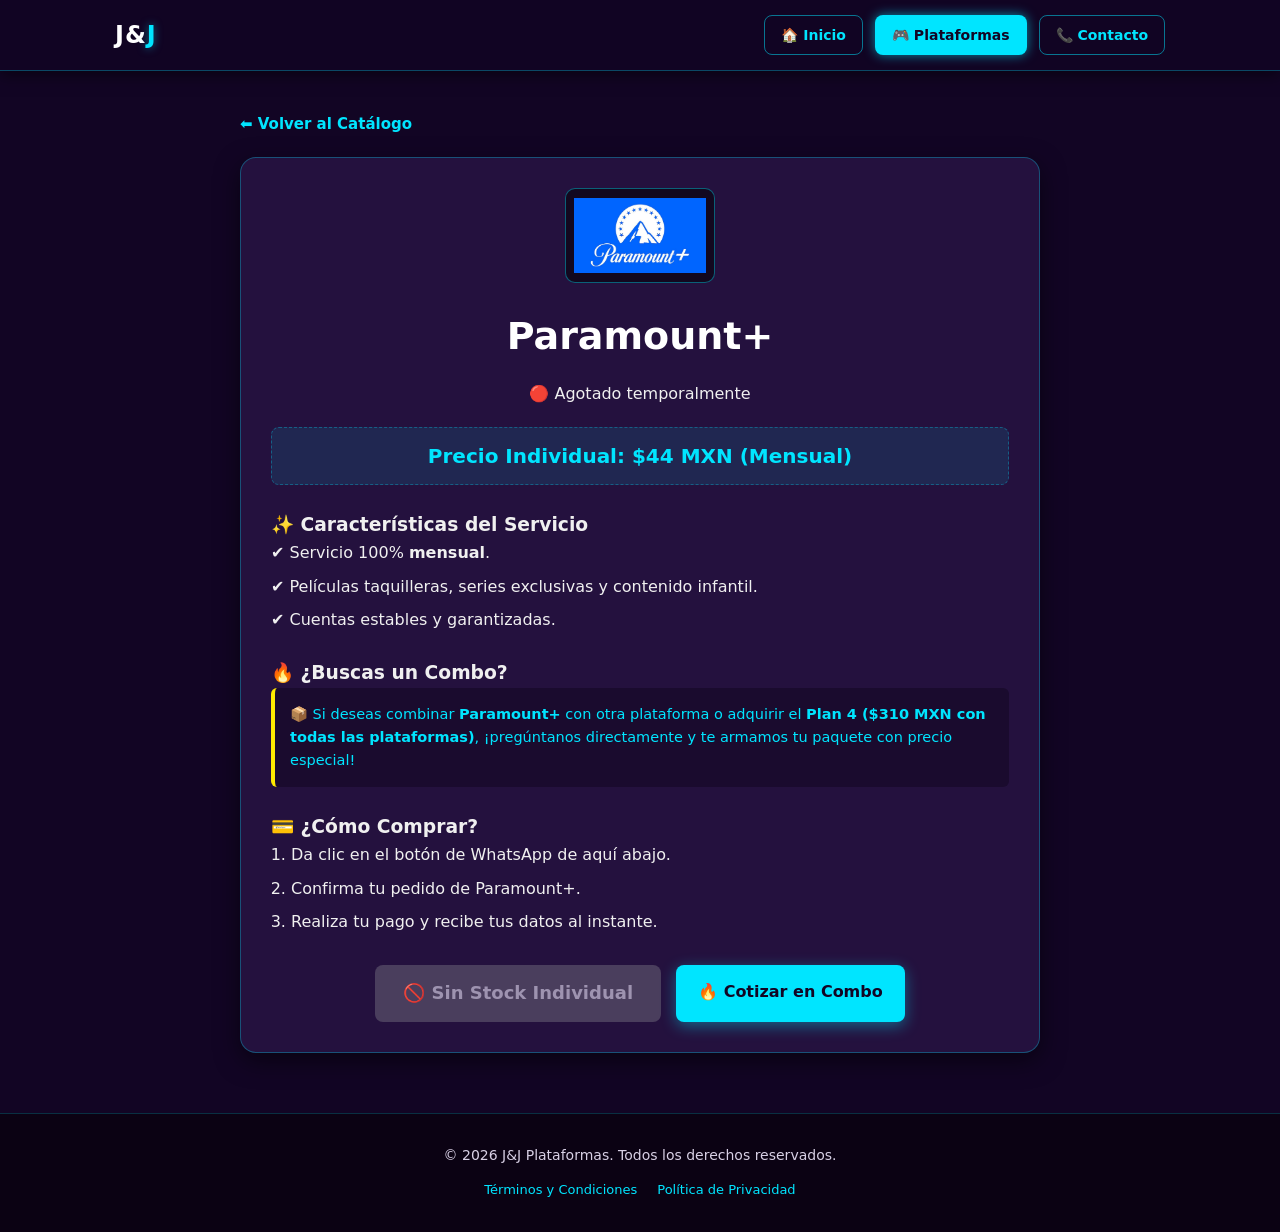
<file: 1 proyecto/paramount.html>
<!DOCTYPE html>
<html lang="es">
<head>
    <meta charset="UTF-8">
    <meta name="viewport" content="width=device-width, initial-scale=1.0">
    <meta name="description" content="Compra tu cuenta de Paramount+ mensual. Disfruta de películas taquilleras, series exclusivas y contenido infantil en alta calidad.">
    <title>J&J - Paramount+</title>
    <link rel="stylesheet" href="estilos.css?v=6">
</head>
<body>
    <header>
        <nav aria-label="Navegación principal">
            <a href="index.html" class="logo-marca">J&<span>J</span></a>
            <ul>
                <li><a href="index.html">🏠 Inicio</a></li>
                <li><a href="plataformas.html" class="activo">🎮 Plataformas</a></li>
                <li><a href="contacto.html">📞 Contacto</a></li>
            </ul>
        </nav>
    </header>

    <main class="detalle-main">
        <!-- Botón de regreso -->
        <div class="navegacion-secundaria">
            <a href="plataformas.html" class="btn-volver">⬅ Volver al Catálogo</a>
        </div>

        <section class="tarjeta-detalle">
            <!-- Cabecera con Logo y Estado en tiempo real -->
            <div class="cabecera-detalle">
                <img src="paramount.jpg" alt="Logo de Paramount+" class="img-detalle">
                <h1>Paramount+</h1>
                <span id="estado-badge" class="disponible">Verificando disponibilidad...</span>
            </div>

            <p class="precio-destacado">
                Precio Individual: $44 MXN (Mensual)
            </p>

            <h3>✨ Características del Servicio</h3>
            <ul class="lista-caracteristicas">
                <li>✔️ Servicio 100% <strong>mensual</strong>.</li>
                <li>✔️ Películas taquilleras, series exclusivas y contenido infantil.</li>
                <li>✔️ Cuentas estables y garantizadas.</li>
            </ul>

            <h3>🔥 ¿Buscas un Combo?</h3>
            <div class="caja-combo">
                <p>📦 Si deseas combinar <strong>Paramount+</strong> con otra plataforma o adquirir el <strong>Plan 4 ($310 MXN con todas las plataformas)</strong>, ¡pregúntanos directamente y te armamos tu paquete con precio especial!</p>
            </div>

            <h3>💳 ¿Cómo Comprar?</h3>
            <ol class="lista-pasos">
                <li>Da clic en el botón de WhatsApp de aquí abajo.</li>
                <li>Confirma tu pedido de Paramount+.</li>
                <li>Realiza tu pago y recibe tus datos al instante.</li>
            </ol>

            <!-- Botones de Acción Directa a WhatsApp -->
            <div class="acciones-detalle">
                <a id="btn-wa-individual" href="#" target="_blank" class="boton-whatsapp deshabilitado">
                    ⏳ Cargando...
                </a>

                <a id="btn-wa-combo" href="https://wa.me/522213613862?text=Hola%20J%26J,%20me%20interesa%20armar%20un%20Combo%20que%20incluya%20Paramount%2B.%20%C2%BFMe%20das%20informaci%C3%B3n%3F" target="_blank" class="btn-cta btn-combo">
                    🔥 Cotizar en Combo
                </a>
            </div>
        </section>
    </main>

    <footer>
        <div class="footer-contenido">
            <p>&copy; 2026 J&J Plataformas. Todos los derechos reservados.</p>
            <ul class="footer-links">
                <li><a href="#">Términos y Condiciones</a></li>
                <li><a href="#">Política de Privacidad</a></li>
            </ul>
        </div>
    </footer>

    <script>
        document.addEventListener('DOMContentLoaded', () => {
            const CLAVE_PLATAFORMA = "paramount"; 
            const NOMBRE_PLATAFORMA = "Paramount+";
            const PRECIO_PLATAFORMA = "$44 MXN";
            const TELEFONO_WA = "522213613862";

            async function verificarDisponibilidadDetalle() {
                const badge = document.getElementById('estado-badge');
                const btnIndividual = document.getElementById('btn-wa-individual');

                try {
                    let respuesta = await fetch('estado.json');
                    if (!respuesta.ok) throw new Error("No se pudo cargar el archivo");
                    let estado = await respuesta.json();
                    let disponible = estado[CLAVE_PLATAFORMA];

                    if (disponible) {
                        badge.textContent = "🟢 Disponible para entrega inmediata";
                        badge.className = "disponible";
                        const msg = `Hola J&J, quiero comprar ${NOMBRE_PLATAFORMA} Individual por ${PRECIO_PLATAFORMA}. ¿Me pasas los datos de pago?`;
                        btnIndividual.href = `https://wa.me/${TELEFONO_WA}?text=${encodeURIComponent(msg)}`;
                        btnIndividual.textContent = `💬 Comprar Cuenta (${PRECIO_PLATAFORMA})`;
                        btnIndividual.classList.remove('deshabilitado');
                    } else {
                        marcarComoAgotado(badge, btnIndividual, "🔴 Agotado temporalmente", "🚫 Sin Stock Individual");
                    }
                } catch (error) {
                    console.error("Error cargando estado:", error);
                    marcarComoAgotado(badge, btnIndividual, "⚠️ Error de conexión", "🚫 Intenta más tarde");
                }
            }

            function marcarComoAgotado(badge, boton, textoBadge, textoBoton) {
                badge.textContent = textoBadge;
                badge.className = "no-disponible";
                boton.removeAttribute('href');
                boton.textContent = textoBoton;
                boton.classList.add('deshabilitado');
            }

            verificarDisponibilidadDetalle();
        });
    </script>
</body>
</html>
</file>
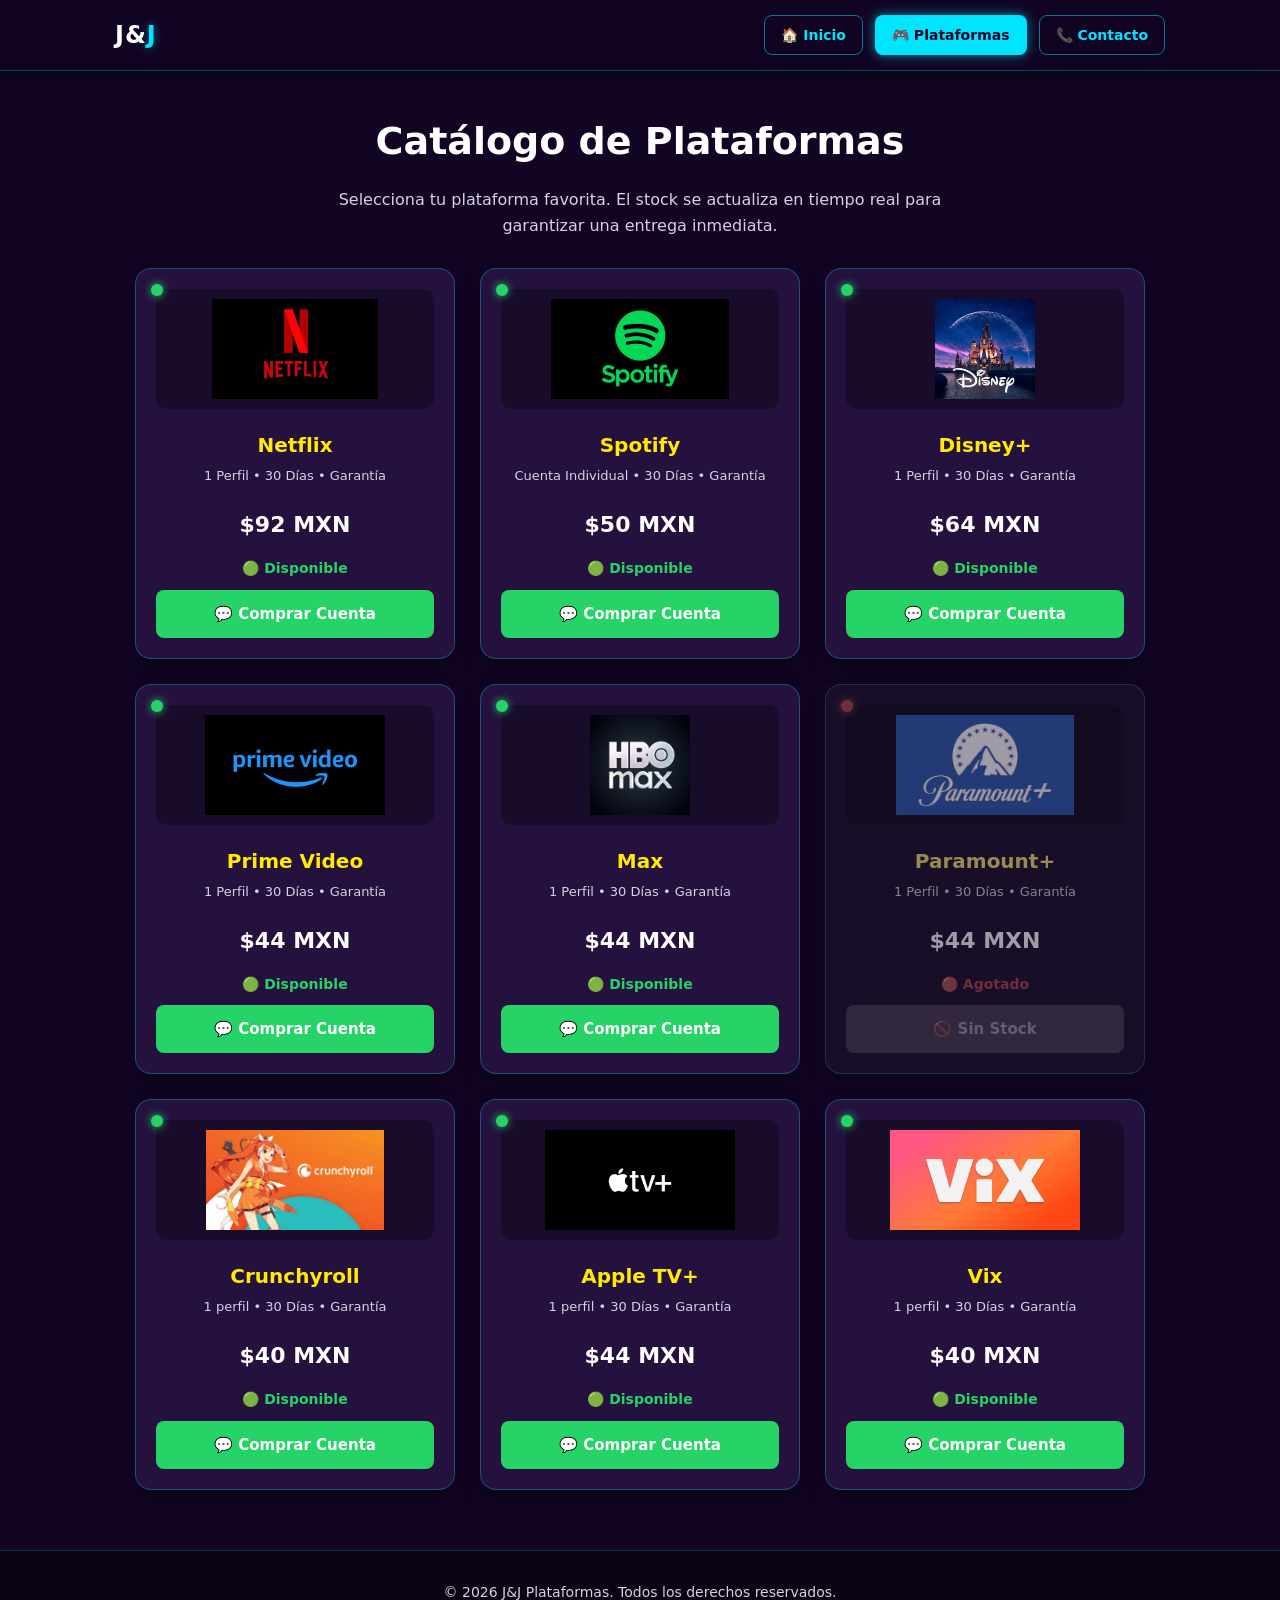
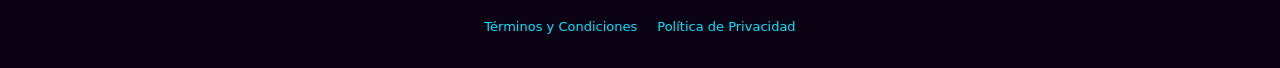
<file: 1 proyecto/plataformas.html>
<!DOCTYPE html>
<html lang="es">
<head>
    <meta charset="UTF-8">
    <meta name="viewport" content="width=device-width, initial-scale=1.0, maximum-scale=5.0">
    <meta name="description" content="Catálogo completo de cuentas de streaming en J&J. Netflix, Disney+, Max, Spotify, Prime Video y más con entrega inmediata y garantía.">
    <title>J&J - Catálogo de Plataformas</title>
    <link rel="stylesheet" href="estilos.css?v=11">
    <style>
        /* Asegura que todas las tarjetas tengan exactamente la misma altura y alineación */
        .enlace-tarjeta {
            text-decoration: none;
            color: inherit;
            display: flex;
            flex-direction: column;
            flex-grow: 1;
            justify-content: space-between;
            margin-bottom: 10px;
        }

        /* Ajustes responsivos para cuadrícula tipo PC en celular */
        @media (max-width: 768px) {
            .encabezado-pagina h1 {
                font-size: 24px;
                margin-bottom: 8px;
            }
            .contenedor-plataformas {
                grid-template-columns: repeat(2, 1fr) !important;
                gap: 12px !important;
            }
            .enlace-tarjeta {
                margin-bottom: 8px;
            }
            .detalles-cuenta {
                min-height: 28px;
                display: flex;
                align-items: center;
                justify-content: center;
                line-height: 1.25;
            }
        }
    </style>
</head>
<body>
    <header>
        <nav aria-label="Navegación principal">
            <a href="index.html" class="logo-marca">J&<span>J</span></a>
            <ul>
                <li><a href="index.html">🏠 Inicio</a></li>
                <li><a href="plataformas.html" class="activo">🎮 Plataformas</a></li>
                <li><a href="contacto.html">📞 Contacto</a></li>
            </ul>
        </nav>
    </header>

    <main>
        <section class="encabezado-pagina">
            <h1>Catálogo de Plataformas</h1>
            <p class="subtitulo">Selecciona tu plataforma favorita. El stock se actualiza en tiempo real para garantizar una entrega inmediata.</p>
        </section>

        <!-- Grilla de Plataformas -->
        <section class="contenedor-plataformas">
            
            <!-- 1. Netflix -->
            <article class="tarjeta" id="card-netflix">
                <span id="ind-netflix" class="indicador"></span>
                <a href="netflix.html" class="enlace-tarjeta">
                    <img src="netflix.jpg" alt="Logo de Netflix" decoding="async">
                    <h3>Netflix</h3>
                    <p class="detalles-cuenta">1 Perfil • 30 Días • Garantía</p>
                    <p class="precio" data-precio="$92 MXN">$92 MXN</p>
                    <p id="txt-netflix" class="disponible">Verificando...</p>
                </a>
                <a id="btn-wa-netflix" href="#" target="_blank" rel="noopener noreferrer" class="btn-comprar">Comprar Cuenta</a>
            </article>

            <!-- 2. Spotify -->
            <article class="tarjeta" id="card-spotify">
                <span id="ind-spotify" class="indicador"></span>
                <a href="spotify.html" class="enlace-tarjeta">
                    <img src="spotify.jpg" alt="Logo de Spotify" decoding="async">
                    <h3>Spotify</h3>
                    <p class="detalles-cuenta">Cuenta Individual • 30 Días • Garantía</p>
                    <p class="precio" data-precio="$50 MXN">$50 MXN</p>
                    <p id="txt-spotify" class="disponible">Verificando...</p>
                </a>
                <a id="btn-wa-spotify" href="#" target="_blank" rel="noopener noreferrer" class="btn-comprar">Comprar Cuenta</a>
            </article>

            <!-- 3. Disney+ -->
            <article class="tarjeta" id="card-disney">
                <span id="ind-disney" class="indicador"></span>
                <a href="disney.html" class="enlace-tarjeta">
                    <img src="disney.jpg" alt="Logo de Disney+" loading="lazy" decoding="async">
                    <h3>Disney+</h3>
                    <p class="detalles-cuenta">1 Perfil • 30 Días • Garantía</p>
                    <p class="precio" data-precio="$64 MXN">$64 MXN</p>
                    <p id="txt-disney" class="disponible">Verificando...</p>
                </a>
                <a id="btn-wa-disney" href="#" target="_blank" rel="noopener noreferrer" class="btn-comprar">Comprar Cuenta</a>
            </article>

            <!-- 4. Prime Video -->
            <article class="tarjeta" id="card-prime">
                <span id="ind-prime" class="indicador"></span>
                <a href="prime.html" class="enlace-tarjeta">
                    <img src="prime.jpg" alt="Logo de Prime Video" loading="lazy" decoding="async">
                    <h3>Prime Video</h3>
                    <p class="detalles-cuenta">1 Perfil • 30 Días • Garantía</p>
                    <p class="precio" data-precio="$44 MXN">$44 MXN</p>
                    <p id="txt-prime" class="disponible">Verificando...</p>
                </a>
                <a id="btn-wa-prime" href="#" target="_blank" rel="noopener noreferrer" class="btn-comprar">Comprar Cuenta</a>
            </article>

            <!-- 5. Max -->
            <article class="tarjeta" id="card-max">
                <span id="ind-max" class="indicador"></span>
                <a href="max.html" class="enlace-tarjeta">
                    <img src="max.jpg" alt="Logo de Max" loading="lazy" decoding="async">
                    <h3>Max</h3>
                    <p class="detalles-cuenta">1 Perfil • 30 Días • Garantía</p>
                    <p class="precio" data-precio="$44 MXN">$44 MXN</p>
                    <p id="txt-max" class="disponible">Verificando...</p>
                </a>
                <a id="btn-wa-max" href="#" target="_blank" rel="noopener noreferrer" class="btn-comprar">Comprar Cuenta</a>
            </article>

            <!-- 6. Paramount+ -->
            <article class="tarjeta" id="card-paramount">
                <span id="ind-paramount" class="indicador"></span>
                <a href="paramount.html" class="enlace-tarjeta">
                    <img src="paramount.jpg" alt="Logo de Paramount+" loading="lazy" decoding="async">
                    <h3>Paramount+</h3>
                    <p class="detalles-cuenta">1 Perfil • 30 Días • Garantía</p>
                    <p class="precio" data-precio="$44 MXN">$44 MXN</p>
                    <p id="txt-paramount" class="disponible">Verificando...</p>
                </a>
                <a id="btn-wa-paramount" href="#" target="_blank" rel="noopener noreferrer" class="btn-comprar">Comprar Cuenta</a>
            </article>

            <!-- 7. Crunchyroll -->
            <article class="tarjeta" id="card-crunchyroll">
                <span id="ind-crunchyroll" class="indicador"></span>
                <a href="crunchyroll.html" class="enlace-tarjeta">
                    <img src="crunchyroll.jpg" alt="Logo de Crunchyroll" loading="lazy" decoding="async">
                    <h3>Crunchyroll</h3>
                    <p class="detalles-cuenta">1 perfil • 30 Días • Garantía</p>
                    <p class="precio" data-precio="$40 MXN">$40 MXN</p>
                    <p id="txt-crunchyroll" class="disponible">Verificando...</p>
                </a>
                <a id="btn-wa-crunchyroll" href="#" target="_blank" rel="noopener noreferrer" class="btn-comprar">Comprar Cuenta</a>
            </article>

            <!-- 8. Apple TV+ -->
            <article class="tarjeta" id="card-appletv">
                <span id="ind-appletv" class="indicador"></span>
                <a href="appletv.html" class="enlace-tarjeta">
                    <img src="appletv.jpg" alt="Logo de Apple TV+" loading="lazy" decoding="async">
                    <h3>Apple TV+</h3>
                    <p class="detalles-cuenta">1 perfil • 30 Días • Garantía</p>
                    <p class="precio" data-precio="$44 MXN">$44 MXN</p>
                    <p id="txt-appletv" class="disponible">Verificando...</p>
                </a>
                <a id="btn-wa-appletv" href="#" target="_blank" rel="noopener noreferrer" class="btn-comprar">Comprar Cuenta</a>
            </article>

            <!-- 9. Vix -->
            <article class="tarjeta" id="card-vix">
                <span id="ind-vix" class="indicador"></span>
                <a href="vix.html" class="enlace-tarjeta">
                    <img src="vix.jpg" alt="Logo de Vix" loading="lazy" decoding="async">
                    <h3>Vix</h3>
                    <p class="detalles-cuenta">1 perfil • 30 Días • Garantía</p>
                    <p class="precio" data-precio="$40 MXN">$40 MXN</p>
                    <p id="txt-vix" class="disponible">Verificando...</p>
                </a>
                <a id="btn-wa-vix" href="#" target="_blank" rel="noopener noreferrer" class="btn-comprar">Comprar Cuenta</a>
            </article>

        </section>
    </main>

    <footer>
        <div class="footer-contenido">
            <p>&copy; 2026 J&J Plataformas. Todos los derechos reservados.</p>
            <ul class="footer-links">
                <li><a href="#">Términos y Condiciones</a></li>
                <li><a href="#">Política de Privacidad</a></li>
            </ul>
        </div>
    </footer>

    <script>
        document.addEventListener('DOMContentLoaded', async () => {
            const plataformas = [
                { clave: "netflix", nombre: "Netflix" },
                { clave: "spotify", nombre: "Spotify" },
                { clave: "disney", nombre: "Disney+" },
                { clave: "prime", nombre: "Prime Video" },
                { clave: "max", nombre: "Max" },
                { clave: "paramount", nombre: "Paramount+" },
                { clave: "crunchyroll", nombre: "Crunchyroll" },
                { clave: "appletv", nombre: "Apple TV+" },
                { clave: "vix", nombre: "Vix" }
            ];

            const TELEFONO_WA = "522213613862";

            try {
                // Evita caché del navegador para mostrar siempre el stock real al instante
                let respuesta = await fetch(`estado.json?t=${new Date().getTime()}`, { cache: 'no-store' });
                if (!respuesta.ok) throw new Error("No se pudo cargar el estado");
                let estado = await respuesta.json();

                plataformas.forEach(plat => {
                    let disponible = estado[plat.clave];
                    let tarjeta = document.getElementById(`card-${plat.clave}`);
                    let indicador = document.getElementById(`ind-${plat.clave}`);
                    let texto = document.getElementById(`txt-${plat.clave}`);
                    let botonWa = document.getElementById(`btn-wa-${plat.clave}`);
                    let elementoPrecio = tarjeta ? tarjeta.querySelector('.precio') : null;
                    let precioStr = elementoPrecio ? elementoPrecio.getAttribute('data-precio') : "";

                    if (disponible) {
                        if (indicador) indicador.className = "indicador disponible";
                        if (texto) {
                            texto.textContent = "🟢 Disponible";
                            texto.className = "disponible";
                        }
                        if (tarjeta) tarjeta.classList.remove('tarjeta-agotada');
                        
                        if (botonWa) {
                            let msg = `Hola J&J, quiero comprar ${plat.nombre} Individual por ${precioStr}. ¿Me pasas los datos de pago?`;
                            botonWa.href = `https://wa.me/${TELEFONO_WA}?text=${encodeURIComponent(msg)}`;
                            botonWa.textContent = "💬 Comprar Cuenta";
                            botonWa.classList.remove('deshabilitado');
                        }
                    } else {
                        if (indicador) indicador.className = "indicador agotado";
                        if (texto) {
                            texto.textContent = "🔴 Agotado";
                            texto.className = "no-disponible";
                        }
                        if (tarjeta) tarjeta.classList.add('tarjeta-agotada');
                        
                        if (botonWa) {
                            botonWa.removeAttribute('href');
                            botonWa.textContent = "🚫 Sin Stock";
                            botonWa.classList.add('deshabilitado');
                        }
                    }
                });
            } catch (error) {
                console.error("Error al verificar stock:", error);
            }
        });
    </script>
</body>
</html>
</file>
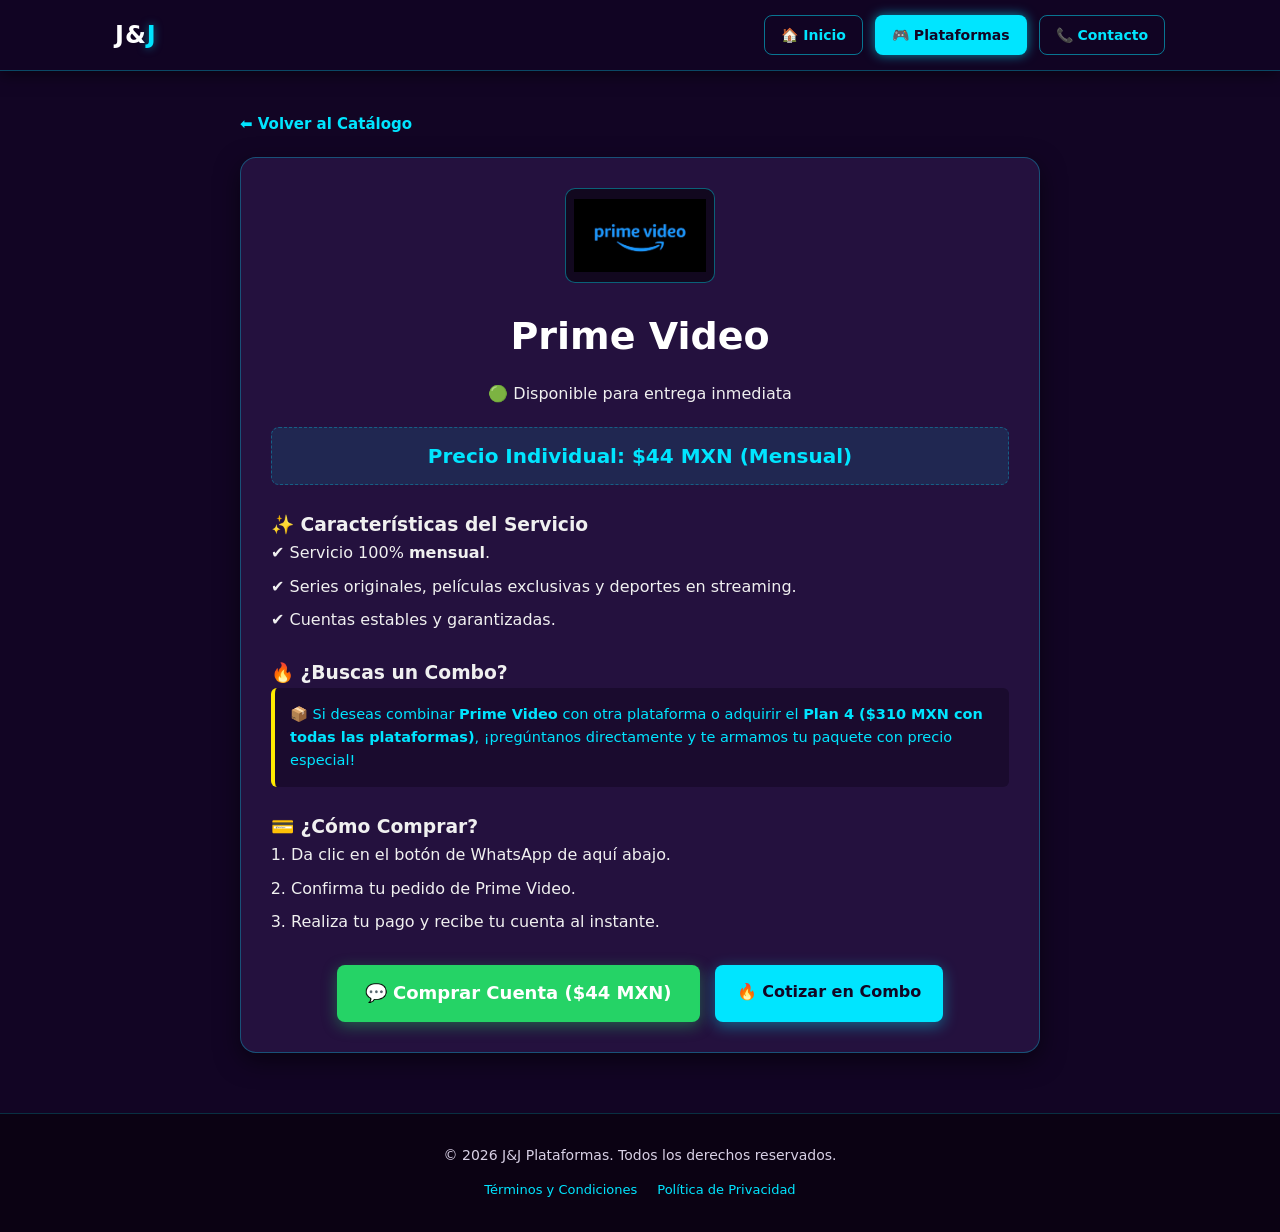
<file: 1 proyecto/prime.html>
<!DOCTYPE html>
<html lang="es">
<head>
    <meta charset="UTF-8">
    <meta name="viewport" content="width=device-width, initial-scale=1.0">
    <meta name="description" content="Compra tu cuenta de Prime Video mensual. Disfruta de series originales, películas exclusivas y deportes en streaming.">
    <title>J&J - Prime Video</title>
    <link rel="stylesheet" href="estilos.css?v=6">
</head>
<body>
    <header>
        <nav aria-label="Navegación principal">
            <a href="index.html" class="logo-marca">J&<span>J</span></a>
            <ul>
                <li><a href="index.html">🏠 Inicio</a></li>
                <li><a href="plataformas.html" class="activo">🎮 Plataformas</a></li>
                <li><a href="contacto.html">📞 Contacto</a></li>
            </ul>
        </nav>
    </header>

    <main class="detalle-main">
        <!-- Botón de regreso alineado correctamente a la izquierda -->
        <div class="navegacion-secundaria">
            <a href="plataformas.html" class="btn-volver">⬅ Volver al Catálogo</a>
        </div>

        <section class="tarjeta-detalle">
            <!-- Cabecera con Logo y Estado en tiempo real -->
            <div class="cabecera-detalle">
                <img src="prime.jpg" alt="Logo de Prime Video" class="img-detalle">
                <h1>Prime Video</h1>
                <span id="estado-badge" class="disponible">Verificando disponibilidad...</span>
            </div>

            <p class="precio-destacado">
                Precio Individual: $44 MXN (Mensual)
            </p>

            <h3>✨ Características del Servicio</h3>
            <ul class="lista-caracteristicas">
                <li>✔️ Servicio 100% <strong>mensual</strong>.</li>
                <li>✔️ Series originales, películas exclusivas y deportes en streaming.</li>
                <li>✔️ Cuentas estables y garantizadas.</li>
            </ul>

            <h3>🔥 ¿Buscas un Combo?</h3>
            <div class="caja-combo">
                <p>📦 Si deseas combinar <strong>Prime Video</strong> con otra plataforma o adquirir el <strong>Plan 4 ($310 MXN con todas las plataformas)</strong>, ¡pregúntanos directamente y te armamos tu paquete con precio especial!</p>
            </div>

            <h3>💳 ¿Cómo Comprar?</h3>
            <ol class="lista-pasos">
                <li>Da clic en el botón de WhatsApp de aquí abajo.</li>
                <li>Confirma tu pedido de Prime Video.</li>
                <li>Realiza tu pago y recibe tu cuenta al instante.</li>
            </ol>

            <!-- Botones de Acción Directa a WhatsApp -->
            <div class="acciones-detalle">
                <a id="btn-wa-individual" href="#" target="_blank" class="boton-whatsapp deshabilitado">
                    ⏳ Cargando...
                </a>

                <a id="btn-wa-combo" href="https://wa.me/522213613862?text=Hola%20J%26J,%20me%20interesa%20armar%20un%20Combo%20que%20incluya%20Prime%20Video.%20%C2%BFMe%20das%20informaci%C3%B3n%3F" target="_blank" class="btn-cta btn-combo">
                    🔥 Cotizar en Combo
                </a>
            </div>
        </section>
    </main>

    <footer>
        <div class="footer-contenido">
            <p>&copy; 2026 J&J Plataformas. Todos los derechos reservados.</p>
            <ul class="footer-links">
                <li><a href="#">Términos y Condiciones</a></li>
                <li><a href="#">Política de Privacidad</a></li>
            </ul>
        </div>
    </footer>

    <script>
        document.addEventListener('DOMContentLoaded', () => {
            const CLAVE_PLATAFORMA = "prime"; 
            const NOMBRE_PLATAFORMA = "Prime Video";
            const PRECIO_PLATAFORMA = "$44 MXN";
            const TELEFONO_WA = "522213613862";

            async function verificarDisponibilidadDetalle() {
                const badge = document.getElementById('estado-badge');
                const btnIndividual = document.getElementById('btn-wa-individual');

                try {
                    let respuesta = await fetch('estado.json');
                    if (!respuesta.ok) throw new Error("No se pudo cargar el archivo");
                    let estado = await respuesta.json();
                    let disponible = estado[CLAVE_PLATAFORMA];

                    if (disponible) {
                        badge.textContent = "🟢 Disponible para entrega inmediata";
                        badge.className = "disponible";
                        const msg = `Hola J&J, quiero comprar ${NOMBRE_PLATAFORMA} Individual por ${PRECIO_PLATAFORMA}. ¿Me pasas los datos de pago?`;
                        btnIndividual.href = `https://wa.me/${TELEFONO_WA}?text=${encodeURIComponent(msg)}`;
                        btnIndividual.textContent = `💬 Comprar Cuenta (${PRECIO_PLATAFORMA})`;
                        btnIndividual.classList.remove('deshabilitado');
                    } else {
                        marcarComoAgotado(badge, btnIndividual, "🔴 Agotado temporalmente", "🚫 Sin Stock Individual");
                    }
                } catch (error) {
                    console.error("Error cargando estado:", error);
                    marcarComoAgotado(badge, btnIndividual, "⚠️ Error de conexión", "🚫 Intenta más tarde");
                }
            }

            function marcarComoAgotado(badge, boton, textoBadge, textoBoton) {
                badge.textContent = textoBadge;
                badge.className = "no-disponible";
                boton.removeAttribute('href');
                boton.textContent = textoBoton;
                boton.classList.add('deshabilitado');
            }

            verificarDisponibilidadDetalle();
        });
    </script>
</body>
</html>
</file>
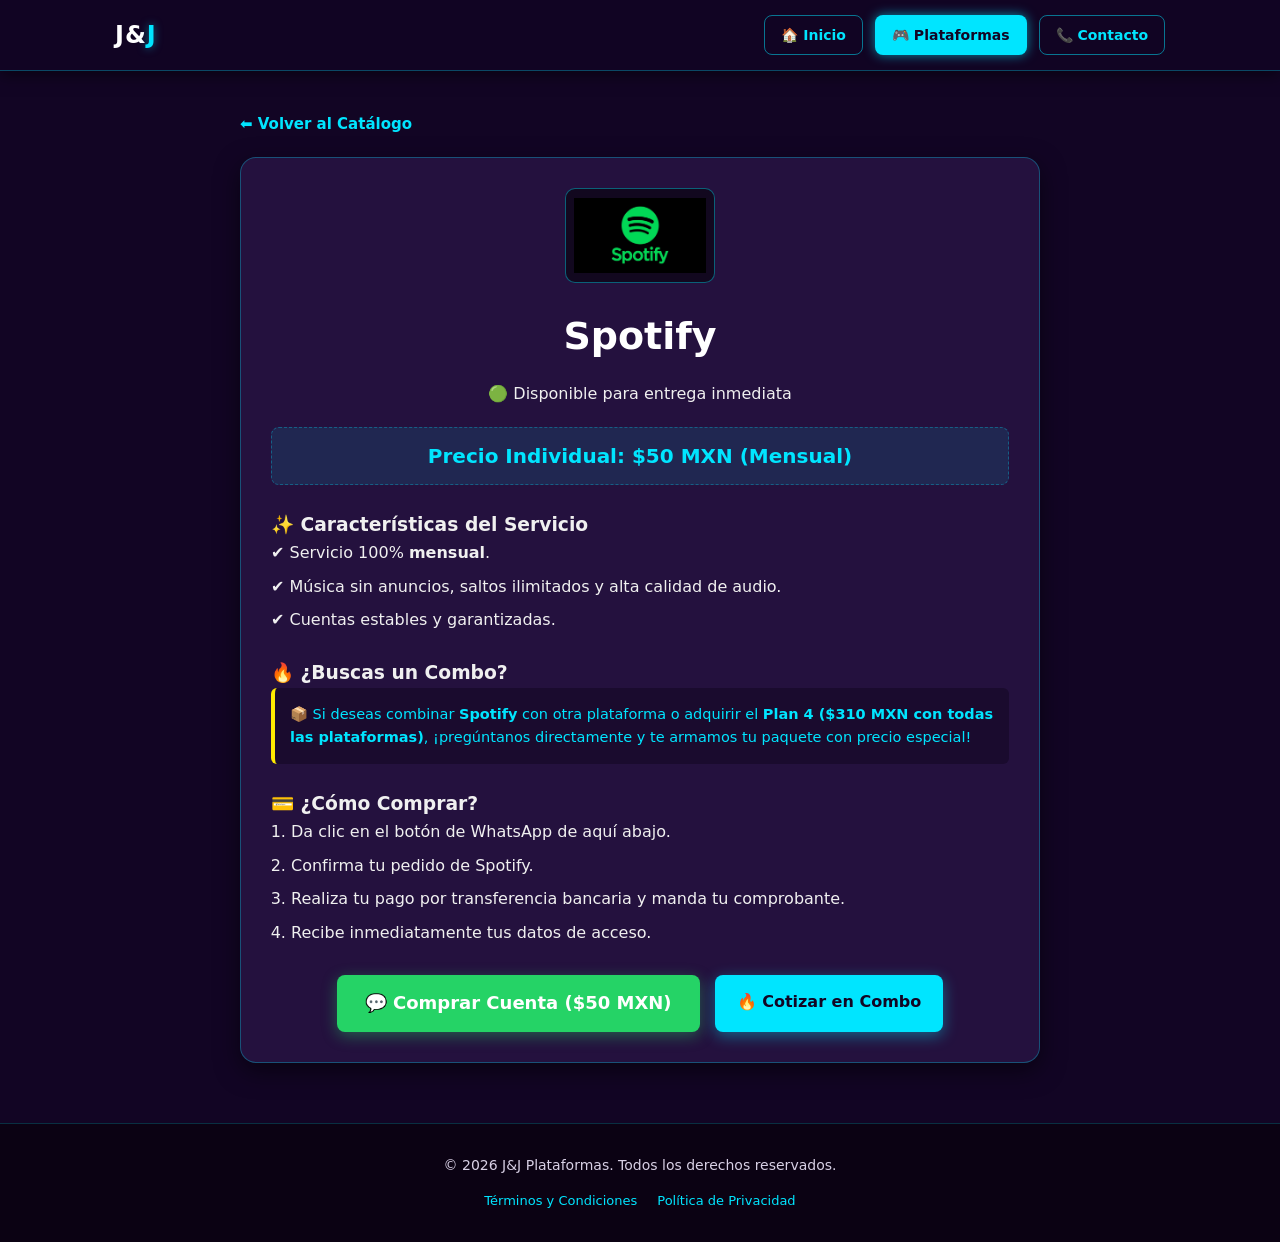
<file: 1 proyecto/spotify.html>
<!DOCTYPE html>
<html lang="es">
<head>
    <meta charset="UTF-8">
    <meta name="viewport" content="width=device-width, initial-scale=1.0">
    <meta name="description" content="Compra tu cuenta de Spotify mensual. Disfruta de música sin anuncios, saltos ilimitados y alta calidad de audio.">
    <title>J&J - Spotify</title>
    <link rel="stylesheet" href="estilos.css?v=6">
</head>
<body>
    <header>
        <nav aria-label="Navegación principal">
            <a href="index.html" class="logo-marca">J&<span>J</span></a>
            <ul>
                <li><a href="index.html">🏠 Inicio</a></li>
                <li><a href="plataformas.html" class="activo">🎮 Plataformas</a></li>
                <li><a href="contacto.html">📞 Contacto</a></li>
            </ul>
        </nav>
    </header>

    <main class="detalle-main">
        <!-- Botón de regreso alineado correctamente a la izquierda -->
        <div class="navegacion-secundaria">
            <a href="plataformas.html" class="btn-volver">⬅ Volver al Catálogo</a>
        </div>

        <section class="tarjeta-detalle">
            <!-- Cabecera con Logo y Estado en tiempo real -->
            <div class="cabecera-detalle">
                <img src="spotify.jpg" alt="Logo de Spotify" class="img-detalle">
                <h1>Spotify</h1>
                <span id="estado-badge" class="disponible">Verificando disponibilidad...</span>
            </div>

            <p class="precio-destacado">
                Precio Individual: $50 MXN (Mensual)
            </p>

            <h3>✨ Características del Servicio</h3>
            <ul class="lista-caracteristicas">
                <li>✔️ Servicio 100% <strong>mensual</strong>.</li>
                <li>✔️ Música sin anuncios, saltos ilimitados y alta calidad de audio.</li>
                <li>✔️ Cuentas estables y garantizadas.</li>
            </ul>

            <h3>🔥 ¿Buscas un Combo?</h3>
            <div class="caja-combo">
                <p>📦 Si deseas combinar <strong>Spotify</strong> con otra plataforma o adquirir el <strong>Plan 4 ($310 MXN con todas las plataformas)</strong>, ¡pregúntanos directamente y te armamos tu paquete con precio especial!</p>
            </div>

            <h3>💳 ¿Cómo Comprar?</h3>
            <ol class="lista-pasos">
                <li>Da clic en el botón de WhatsApp de aquí abajo.</li>
                <li>Confirma tu pedido de Spotify.</li>
                <li>Realiza tu pago por transferencia bancaria y manda tu comprobante.</li>
                <li>Recibe inmediatamente tus datos de acceso.</li>
            </ol>

            <!-- Botones de Acción Directa a WhatsApp -->
            <div class="acciones-detalle">
                <a id="btn-wa-individual" href="#" target="_blank" class="boton-whatsapp deshabilitado">
                    ⏳ Cargando...
                </a>

                <a id="btn-wa-combo" href="https://wa.me/522213613862?text=Hola%20J%26J,%20me%20interesa%20armar%20un%20Combo%20que%20incluya%20Spotify.%20%C2%BFMe%20das%20informaci%C3%B3n%3F" target="_blank" class="btn-cta btn-combo">
                    🔥 Cotizar en Combo
                </a>
            </div>
        </section>
    </main>

    <footer>
        <div class="footer-contenido">
            <p>&copy; 2026 J&J Plataformas. Todos los derechos reservados.</p>
            <ul class="footer-links">
                <li><a href="#">Términos y Condiciones</a></li>
                <li><a href="#">Política de Privacidad</a></li>
            </ul>
        </div>
    </footer>

    <script>
        document.addEventListener('DOMContentLoaded', () => {
            const CLAVE_PLATAFORMA = "spotify"; 
            const NOMBRE_PLATAFORMA = "Spotify";
            const PRECIO_PLATAFORMA = "$50 MXN";
            const TELEFONO_WA = "522213613862";

            async function verificarDisponibilidadDetalle() {
                const badge = document.getElementById('estado-badge');
                const btnIndividual = document.getElementById('btn-wa-individual');

                try {
                    let respuesta = await fetch('estado.json');
                    if (!respuesta.ok) throw new Error("No se pudo cargar el archivo");
                    let estado = await respuesta.json();
                    let disponible = estado[CLAVE_PLATAFORMA];

                    if (disponible) {
                        badge.textContent = "🟢 Disponible para entrega inmediata";
                        badge.className = "disponible";
                        const msg = `Hola J&J, quiero comprar ${NOMBRE_PLATAFORMA} Individual por ${PRECIO_PLATAFORMA}. ¿Me pasas los datos de pago?`;
                        btnIndividual.href = `https://wa.me/${TELEFONO_WA}?text=${encodeURIComponent(msg)}`;
                        btnIndividual.textContent = `💬 Comprar Cuenta (${PRECIO_PLATAFORMA})`;
                        btnIndividual.classList.remove('deshabilitado');
                    } else {
                        marcarComoAgotado(badge, btnIndividual, "🔴 Agotado temporalmente", "🚫 Sin Stock Individual");
                    }
                } catch (error) {
                    console.error("Error cargando estado:", error);
                    marcarComoAgotado(badge, btnIndividual, "⚠️ Error de conexión", "🚫 Intenta más tarde");
                }
            }

            function marcarComoAgotado(badge, boton, textoBadge, textoBoton) {
                badge.textContent = textoBadge;
                badge.className = "no-disponible";
                boton.removeAttribute('href');
                boton.textContent = textoBoton;
                boton.classList.add('deshabilitado');
            }

            verificarDisponibilidadDetalle();
        });
    </script>
</body>
</html>
</file>
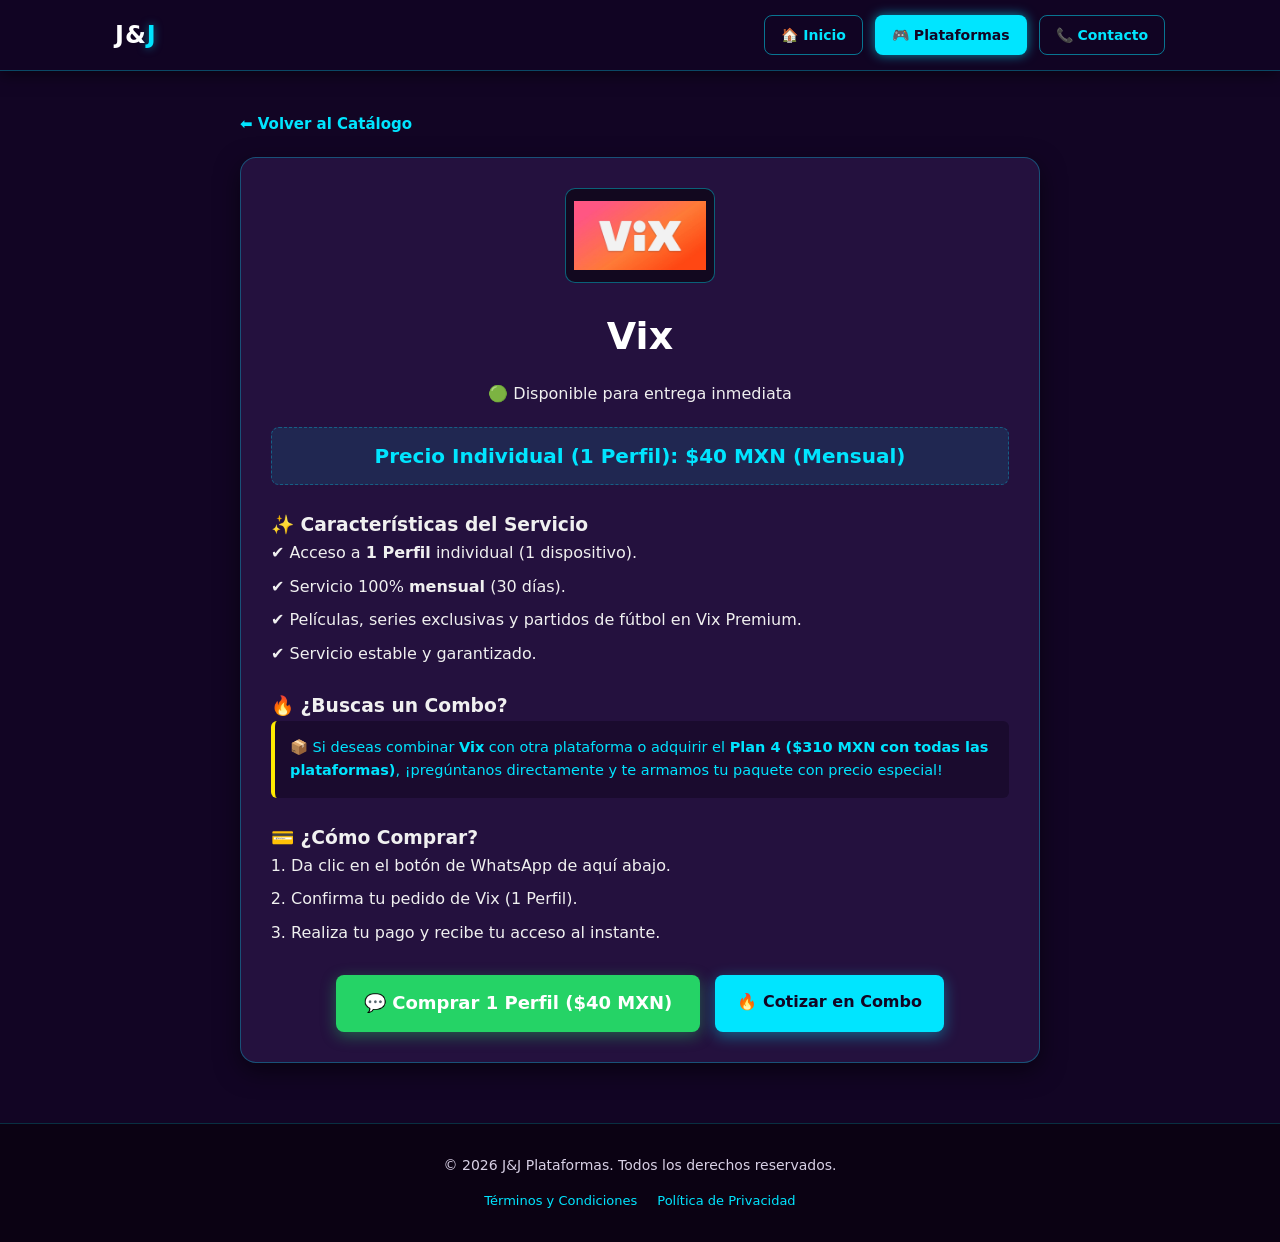
<file: 1 proyecto/vix.html>
<!DOCTYPE html>
<html lang="es">
<head>
    <meta charset="UTF-8">
    <meta name="viewport" content="width=device-width, initial-scale=1.0">
    <meta name="description" content="Compra tu perfil de Vix mensual. Disfruta de películas, series exclusivas y partidos de fútbol en Vix Premium.">
    <title>J&J - Vix</title>
    <link rel="stylesheet" href="estilos.css?v=6">
</head>
<body>
    <header>
        <nav aria-label="Navegación principal">
            <a href="index.html" class="logo-marca">J&<span>J</span></a>
            <ul>
                <li><a href="index.html">🏠 Inicio</a></li>
                <li><a href="plataformas.html" class="activo">🎮 Plataformas</a></li>
                <li><a href="contacto.html">📞 Contacto</a></li>
            </ul>
        </nav>
    </header>

    <main class="detalle-main">
        <!-- Botón de regreso alineado correctamente a la izquierda -->
        <div class="navegacion-secundaria">
            <a href="plataformas.html" class="btn-volver">⬅ Volver al Catálogo</a>
        </div>

        <section class="tarjeta-detalle">
            <!-- Cabecera con Logo y Estado en tiempo real -->
            <div class="cabecera-detalle">
                <img src="vix.jpg" alt="Logo de Vix" class="img-detalle">
                <h1>Vix</h1>
                <span id="estado-badge" class="disponible">Verificando disponibilidad...</span>
            </div>

            <p class="precio-destacado">
                Precio Individual (1 Perfil): $40 MXN (Mensual)
            </p>

            <h3>✨ Características del Servicio</h3>
            <ul class="lista-caracteristicas">
                <li>✔️ Acceso a <strong>1 Perfil</strong> individual (1 dispositivo).</li>
                <li>✔️ Servicio 100% <strong>mensual</strong> (30 días).</li>
                <li>✔️ Películas, series exclusivas y partidos de fútbol en Vix Premium.</li>
                <li>✔️ Servicio estable y garantizado.</li>
            </ul>

            <h3>🔥 ¿Buscas un Combo?</h3>
            <div class="caja-combo">
                <p>📦 Si deseas combinar <strong>Vix</strong> con otra plataforma o adquirir el <strong>Plan 4 ($310 MXN con todas las plataformas)</strong>, ¡pregúntanos directamente y te armamos tu paquete con precio especial!</p>
            </div>

            <h3>💳 ¿Cómo Comprar?</h3>
            <ol class="lista-pasos">
                <li>Da clic en el botón de WhatsApp de aquí abajo.</li>
                <li>Confirma tu pedido de Vix (1 Perfil).</li>
                <li>Realiza tu pago y recibe tu acceso al instante.</li>
            </ol>

            <!-- Botones de Acción Directa a WhatsApp -->
            <div class="acciones-detalle">
                <a id="btn-wa-individual" href="#" target="_blank" class="boton-whatsapp deshabilitado">
                    ⏳ Cargando...
                </a>

                <a id="btn-wa-combo" href="https://wa.me/522213613862?text=Hola%20J%26J,%20me%20interesa%20armar%20un%20Combo%20que%20incluya%20Vix.%20%C2%BFMe%20das%20informaci%C3%B3n%3F" target="_blank" class="btn-cta btn-combo">
                    🔥 Cotizar en Combo
                </a>
            </div>
        </section>
    </main>

    <footer>
        <div class="footer-contenido">
            <p>&copy; 2026 J&J Plataformas. Todos los derechos reservados.</p>
            <ul class="footer-links">
                <li><a href="#">Términos y Condiciones</a></li>
                <li><a href="#">Política de Privacidad</a></li>
            </ul>
        </div>
    </footer>

    <script>
        document.addEventListener('DOMContentLoaded', () => {
            const CLAVE_PLATAFORMA = "vix"; 
            const NOMBRE_PLATAFORMA = "Vix";
            const PRECIO_PLATAFORMA = "$40 MXN";
            const TELEFONO_WA = "522213613862";

            async function verificarDisponibilidadDetalle() {
                const badge = document.getElementById('estado-badge');
                const btnIndividual = document.getElementById('btn-wa-individual');

                try {
                    let respuesta = await fetch('estado.json');
                    if (!respuesta.ok) throw new Error("No se pudo cargar el archivo");
                    let estado = await respuesta.json();
                    let disponible = estado[CLAVE_PLATAFORMA];

                    if (disponible) {
                        badge.textContent = "🟢 Disponible para entrega inmediata";
                        badge.className = "disponible";
                        const msg = `Hola J&J, quiero comprar 1 Perfil de ${NOMBRE_PLATAFORMA} por ${PRECIO_PLATAFORMA}. ¿Me pasas los datos de pago?`;
                        btnIndividual.href = `https://wa.me/${TELEFONO_WA}?text=${encodeURIComponent(msg)}`;
                        btnIndividual.textContent = `💬 Comprar 1 Perfil (${PRECIO_PLATAFORMA})`;
                        btnIndividual.classList.remove('deshabilitado');
                    } else {
                        marcarComoAgotado(badge, btnIndividual, "🔴 Agotado temporalmente", "🚫 Sin Stock Individual");
                    }
                } catch (error) {
                    console.error("Error cargando estado:", error);
                    marcarComoAgotado(badge, btnIndividual, "⚠️ Error de conexión", "🚫 Intenta más tarde");
                }
            }

            function marcarComoAgotado(badge, boton, textoBadge, textoBoton) {
                badge.textContent = textoBadge;
                badge.className = "no-disponible";
                boton.removeAttribute('href');
                boton.textContent = textoBoton;
                boton.classList.add('deshabilitado');
            }

            verificarDisponibilidadDetalle();
        });
    </script>
</body>
</html>
</file>
<file: 1 proyecto/estilos.css>
/* =========================================================
   VARIABLES GLOBALES
   ========================================================= */
:root {
    --bg-fondo: #120524;
    --bg-tarjeta: #24113e;
    --color-primario: #00e5ff;
    --color-secundario: #ffea00;
    --color-exito: #25d366;
    --color-error: #ff3333;
    --texto-principal: #f0f0f0;
    --texto-secundario: #d8d0e5;
    --fuente-principal: 'Segoe UI', system-ui, Arial, sans-serif;
}

* {
    box-sizing: border-box;
    margin: 0;
    padding: 0;
}

body {
    font-family: var(--fuente-principal);
    background-color: var(--bg-fondo);
    color: var(--texto-principal);
    line-height: 1.6;
}

/* =========================================================
   BARRA SUPERIOR (HEADER)
   ========================================================= */
header {
    background-color: rgba(18, 5, 36, 0.85);
    backdrop-filter: blur(10px);
    padding: 15px 20px;
    border-bottom: 1px solid rgba(0, 229, 255, 0.3);
    position: sticky;
    top: 0;
    z-index: 100;
    box-shadow: 0 4px 15px rgba(0, 0, 0, 0.5);
}

header nav {
    max-width: 1050px;
    margin: 0 auto;
    display: flex;
    justify-content: space-between;
    align-items: center;
    flex-wrap: wrap;
    gap: 15px;
}

.logo-marca {
    font-size: 24px;
    font-weight: 900;
    color: #ffffff;
    text-decoration: none;
    letter-spacing: 1px;
}

.logo-marca span {
    color: var(--color-primario);
    text-shadow: 0 0 8px rgba(0, 229, 255, 0.5);
}

header nav ul {
    list-style: none;
    display: flex;
    gap: 12px;
}

header nav ul li a {
    display: inline-block;
    background-color: transparent;
    border: 1px solid rgba(0, 229, 255, 0.5);
    color: var(--color-primario);
    text-decoration: none;
    font-size: 14px;
    font-weight: 600;
    padding: 8px 16px;
    border-radius: 8px;
    transition: all 0.3s ease;
}

header nav ul li a:hover,
header nav ul li a.activo {
    background-color: var(--color-primario);
    color: var(--bg-fondo);
    box-shadow: 0 0 12px rgba(0, 229, 255, 0.6);
}

/* =========================================================
   CONTENEDOR PRINCIPAL Y HERO
   ========================================================= */
main {
    text-align: center;
    max-width: 1050px;
    margin: 40px auto;
    padding: 0 20px;
}

h1 {
    font-size: clamp(24px, 5vw, 38px);
    margin-bottom: 15px;
    color: #ffffff;
}

.subtitulo {
    max-width: 650px;
    margin: 0 auto 30px auto;
    font-size: 16px;
    color: var(--texto-secundario);
}

/* =========================================================
   GRILLA DE PLATAFORMAS (Responsive Automático)
   ========================================================= */
.contenedor-plataformas {
    display: grid;
    grid-template-columns: repeat(auto-fit, minmax(240px, 1fr));
    gap: 25px;
    width: 100%;
    margin: 30px auto;
}

.tarjeta {
    position: relative;
    background-color: var(--bg-tarjeta);
    border: 1px solid rgba(0, 229, 255, 0.3);
    border-radius: 16px;
    padding: 20px;
    text-align: center;
    box-shadow: 0 8px 20px rgba(0, 0, 0, 0.4);
    transition: transform 0.3s ease, box-shadow 0.3s ease, border-color 0.3s ease;
    display: flex;
    flex-direction: column;
    justify-content: space-between;
}

.tarjeta:hover {
    transform: translateY(-8px);
    border-color: var(--color-primario);
    box-shadow: 0 12px 25px rgba(0, 229, 255, 0.2);
}

.tarjeta-agotada {
    opacity: 0.6;
    filter: grayscale(0.5);
}

.tarjeta img {
    width: 100%;
    height: 120px;
    object-fit: contain;
    background-color: rgba(0, 0, 0, 0.3);
    border-radius: 10px;
    padding: 10px;
    margin-bottom: 15px;
}

.tarjeta h3 {
    color: var(--color-secundario);
    font-size: 20px;
    margin: 5px 0;
}

.detalles-cuenta {
    color: var(--texto-secundario);
    font-size: 13px;
    margin-bottom: 10px;
}

.precio {
    color: #ffffff;
    font-size: 22px;
    font-weight: 800;
    margin: 10px 0 15px 0;
}

/* =========================================================
   BOTONES E INDICADORES
   ========================================================= */
.btn-comprar, .btn-cta, .boton-whatsapp {
    display: inline-block;
    border-radius: 8px;
    text-decoration: none;
    font-weight: bold;
    text-align: center;
    transition: all 0.3s ease;
    cursor: pointer;
}

.btn-comprar {
    background-color: var(--color-exito);
    color: #ffffff;
    padding: 12px;
    width: 100%;
    font-size: 15px;
}

.btn-comprar:hover {
    background-color: #2be475;
    box-shadow: 0 4px 15px rgba(37, 211, 102, 0.4);
    transform: scale(1.02);
}

.btn-comprar.deshabilitado {
    background-color: #4a3e5d;
    color: #9e93b0;
    pointer-events: none;
}

.btn-cta {
    background-color: var(--color-primario);
    color: var(--bg-fondo);
    padding: 14px 32px;
    font-size: 18px;
    margin-top: 15px;
    box-shadow: 0 4px 15px rgba(0, 229, 255, 0.4);
}

.btn-cta:hover {
    background-color: #00c4db;
    transform: translateY(-3px);
}

.indicador {
    position: absolute;
    top: 15px;
    left: 15px;
    width: 12px;
    height: 12px;
    border-radius: 50%;
    z-index: 5;
}

.indicador.disponible {
    background-color: var(--color-exito);
    box-shadow: 0 0 8px var(--color-exito);
}

.indicador.agotado {
    background-color: var(--color-error);
    box-shadow: 0 0 8px var(--color-error);
}

p.disponible { color: var(--color-exito); font-weight: 600; font-size: 14px; }
p.no-disponible { color: var(--color-error); font-weight: 600; font-size: 14px; }

/* =========================================================
   CARRUSEL
   ========================================================= */
.tarjeta-inicio {
    max-width: 500px;
    margin: 30px auto;
    background-color: var(--bg-tarjeta);
    border: 1px solid rgba(0, 229, 255, 0.3);
    border-radius: 16px;
    padding: 20px;
    box-shadow: 0 8px 25px rgba(0,0,0,0.5);
}

.carrusel {
    position: relative;
    width: 100%;
    height: 240px;
    overflow: hidden;
    border-radius: 12px;
    background-color: rgba(0,0,0,0.4);
}

.slider-img {
    position: absolute;
    top: 0;
    left: 0;
    width: 100%;
    height: 100%;
    object-fit: contain;
    padding: 20px;
    opacity: 0;
    transition: opacity 0.8s ease-in-out;
}

.slider-img.activa {
    opacity: 1;
    z-index: 2;
}

/* =========================================================
   PASOS DE COMPRA
   ========================================================= */
.contenedor-pasos {
    display: grid;
    grid-template-columns: repeat(auto-fit, minmax(200px, 1fr));
    gap: 20px;
    margin-top: 50px;
}

.paso {
    background-color: var(--bg-tarjeta);
    border: 1px solid rgba(0, 229, 255, 0.2);
    border-radius: 14px;
    padding: 25px 15px;
    transition: transform 0.3s ease;
}

.paso:hover {
    transform: translateY(-5px);
    border-color: var(--color-primario);
}

.icono-paso {
    font-size: 32px;
    display: block;
    margin-bottom: 10px;
}

.paso h4 {
    color: var(--color-secundario);
    font-size: 18px;
    margin-bottom: 8px;
}

.paso p {
    font-size: 14px;
    color: var(--texto-secundario);
}

/* =========================================================
   PÁGINAS DE DETALLE (Corregido: Alinear flecha a la izquierda)
   ========================================================= */
.navegacion-secundaria {
    width: 100%;
    max-width: 800px;
    margin: 0 auto 20px auto;
    text-align: left !important;
    display: block;
}

.btn-volver {
    color: var(--color-primario);
    text-decoration: none;
    font-weight: bold;
    font-size: 15px;
    transition: color 0.3s ease;
}

.btn-volver:hover {
    color: #ffffff;
    text-shadow: 0 0 8px var(--color-primario);
}

.tarjeta-detalle {
    background-color: var(--bg-tarjeta);
    border: 1px solid rgba(0, 229, 255, 0.3);
    border-radius: 16px;
    padding: 30px;
    max-width: 800px;
    margin: 0 auto;
    box-shadow: 0 8px 25px rgba(0,0,0,0.5);
    text-align: left;
}

.cabecera-detalle {
    text-align: center;
    margin-bottom: 20px;
}

.img-detalle {
    width: 150px;
    height: 95px;
    object-fit: contain;
    background-color: rgba(0, 0, 0, 0.5);
    border-radius: 10px;
    padding: 8px;
    border: 1px solid rgba(0, 229, 255, 0.4);
    margin-bottom: 15px;
}

.precio-destacado {
    text-align: center;
    color: var(--color-primario);
    font-weight: bold;
    font-size: 20px;
    margin-bottom: 25px;
    background: rgba(0, 229, 255, 0.1);
    padding: 12px;
    border-radius: 8px;
    border: 1px dashed rgba(0, 229, 255, 0.3);
}

.lista-caracteristicas {
    list-style: none;
    margin-bottom: 25px;
    color: var(--texto-principal);
}

.lista-caracteristicas li {
    margin-bottom: 8px;
}

.caja-combo {
    background-color: #1a0b2e;
    border-left: 4px solid var(--color-secundario);
    padding: 15px;
    border-radius: 6px;
    margin-bottom: 25px;
}

.caja-combo p {
    color: var(--color-primario);
    font-size: 14.5px;
    margin: 0;
}

.lista-pasos {
    margin-bottom: 30px;
    padding-left: 20px;
    color: var(--texto-principal);
}

.lista-pasos li {
    margin-bottom: 8px;
}

.acciones-detalle {
    display: flex;
    flex-wrap: wrap;
    gap: 15px;
    justify-content: center;
    margin-top: 30px;
}

.btn-combo {
    margin-top: 0;
    font-size: 16px;
    padding: 14px 22px;
}

.deshabilitado {
    background-color: #4a3e5d !important;
    color: #9e93b0 !important;
    box-shadow: none !important;
    pointer-events: none;
    cursor: not-allowed;
}

/* =========================================================
   CONTACTO Y FAQ
   ========================================================= */
.contenedor-whatsapp {
    max-width: 520px;
    margin: 40px auto;
}

.tarjeta-whatsapp {
    background-color: var(--bg-tarjeta);
    border: 1px solid rgba(0, 229, 255, 0.3);
    border-radius: 16px;
    padding: 35px 25px;
    text-align: center;
    box-shadow: 0 8px 25px rgba(0,0,0,0.5);
}

.tarjeta-whatsapp h3 {
    color: var(--color-secundario);
    font-size: 24px;
    margin-top: 0;
    margin-bottom: 10px;
}

.tarjeta-whatsapp p {
    color: #ffffff;
    font-size: 15px;
    margin-bottom: 25px;
}

.boton-whatsapp {
    display: inline-block;
    background-color: var(--color-exito);
    color: #ffffff;
    text-decoration: none;
    padding: 14px 28px;
    font-size: 18px;
    font-weight: bold;
    border-radius: 8px;
    box-shadow: 0 4px 15px rgba(37, 211, 102, 0.4);
    transition: transform 0.3s ease, box-shadow 0.3s ease;
}

.boton-whatsapp:hover {
    transform: translateY(-3px);
    box-shadow: 0 6px 20px rgba(37, 211, 102, 0.8);
    background-color: #2be475;
}

.info-extra-contacto {
    margin-top: 30px;
    padding-top: 20px;
    border-top: 1px solid rgba(0, 229, 255, 0.3);
    text-align: left;
}

.info-extra-contacto p {
    font-size: 14px;
    margin-bottom: 8px;
    color: var(--texto-secundario);
}

.seccion-faq {
    max-width: 600px;
    margin: 50px auto 20px auto;
    text-align: left;
}

.seccion-faq h2 {
    color: var(--color-secundario);
    text-align: center;
    margin-bottom: 25px;
    font-size: 24px;
}

.faq-item {
    background-color: var(--bg-tarjeta);
    border: 1px solid rgba(0, 229, 255, 0.2);
    border-radius: 10px;
    margin-bottom: 12px;
    padding: 15px;
    transition: border-color 0.3s ease;
}

.faq-item:hover {
    border-color: var(--color-primario);
}

.faq-item summary {
    font-weight: 600;
    color: var(--color-primario);
    cursor: pointer;
    list-style: none;
    display: flex;
    justify-content: space-between;
    align-items: center;
    font-size: 16px;
    outline: none;
}

.faq-item summary::-webkit-details-marker {
    display: none; 
}

.faq-item summary::after {
    content: '▼';
    font-size: 12px;
    color: var(--texto-secundario);
    transition: transform 0.3s ease;
}

.faq-item[open] summary::after {
    transform: rotate(180deg);
    color: var(--color-secundario);
}

.faq-item p {
    margin-top: 15px;
    color: var(--texto-principal);
    font-size: 14.5px;
    border-top: 1px solid rgba(0, 229, 255, 0.1);
    padding-top: 15px;
    line-height: 1.6;
}

/* =========================================================
   FOOTER
   ========================================================= */
footer {
    background-color: #0b0213;
    border-top: 1px solid rgba(0, 229, 255, 0.2);
    padding: 30px 20px;
    text-align: center;
    margin-top: 60px;
}

.footer-contenido p {
    color: var(--texto-secundario);
    font-size: 14px;
    margin-bottom: 10px;
}

.footer-links {
    list-style: none;
    display: flex;
    justify-content: center;
    gap: 20px;
}

.footer-links a {
    color: var(--color-primario);
    text-decoration: none;
    font-size: 13px;
    transition: color 0.3s ease;
}

.footer-links a:hover {
    color: var(--color-secundario);
}

/* =========================================================
   DISEÑO RESPONSIVO MÓVIL (Cuadrícula tipo PC en Celular)
   ========================================================= */
@media (max-width: 768px) {
    header {
        padding: 12px 10px;
    }

    header nav {
        justify-content: center;
        gap: 10px;
    }

    header nav ul {
        gap: 8px;
        width: 100%;
        justify-content: center;
    }

    header nav ul li a {
        padding: 6px 12px;
        font-size: 13px;
    }

    main {
        margin: 20px auto;
        padding: 0 10px;
    }

    .subtitulo {
        font-size: 14px;
        margin-bottom: 20px;
    }

    /* Fuerza 2 columnas iguales en celular como en PC */
    .contenedor-plataformas {
        grid-template-columns: repeat(2, 1fr);
        gap: 12px;
        margin: 15px auto;
    }

    .tarjeta {
        padding: 12px 10px;
        border-radius: 12px;
    }

    .tarjeta img {
        height: 75px;
        padding: 6px;
        margin-bottom: 8px;
    }

    .tarjeta h3 {
        font-size: 16px;
    }

    .detalles-cuenta {
        font-size: 11px;
        margin-bottom: 6px;
    }

    .precio {
        font-size: 17px;
        margin: 6px 0 10px 0;
    }

    p.disponible,
    p.no-disponible {
        font-size: 12px;
        margin-bottom: 6px;
    }

    .btn-comprar {
        padding: 8px 6px;
        font-size: 12.5px;
        border-radius: 6px;
    }

    .indicador {
        top: 10px;
        left: 10px;
        width: 10px;
        height: 10px;
    }

    /* Pasos de compra también en 2 columnas en móvil */
    .contenedor-pasos {
        grid-template-columns: repeat(2, 1fr);
        gap: 12px;
        margin-top: 30px;
    }

    .paso {
        padding: 15px 10px;
    }

    .paso h4 {
        font-size: 15px;
    }

    .paso p {
        font-size: 12px;
    }

    /* Ajustes de páginas de detalle y carrusel en móvil */
    .carrusel {
        height: 180px;
    }

    .tarjeta-detalle {
        padding: 20px 15px;
    }

    .acciones-detalle .btn-comprar,
    .acciones-detalle .btn-cta {
        width: 100%;
    }
}

/* Pantallas muy pequeñas (3 columnas si lo prefieres o ajuste fino en 2) */
@media (max-width: 360px) {
    .contenedor-plataformas {
        gap: 8px;
    }

    .tarjeta {
        padding: 10px 8px;
    }

    .btn-comprar {
        font-size: 11px;
    }
}
</file>
